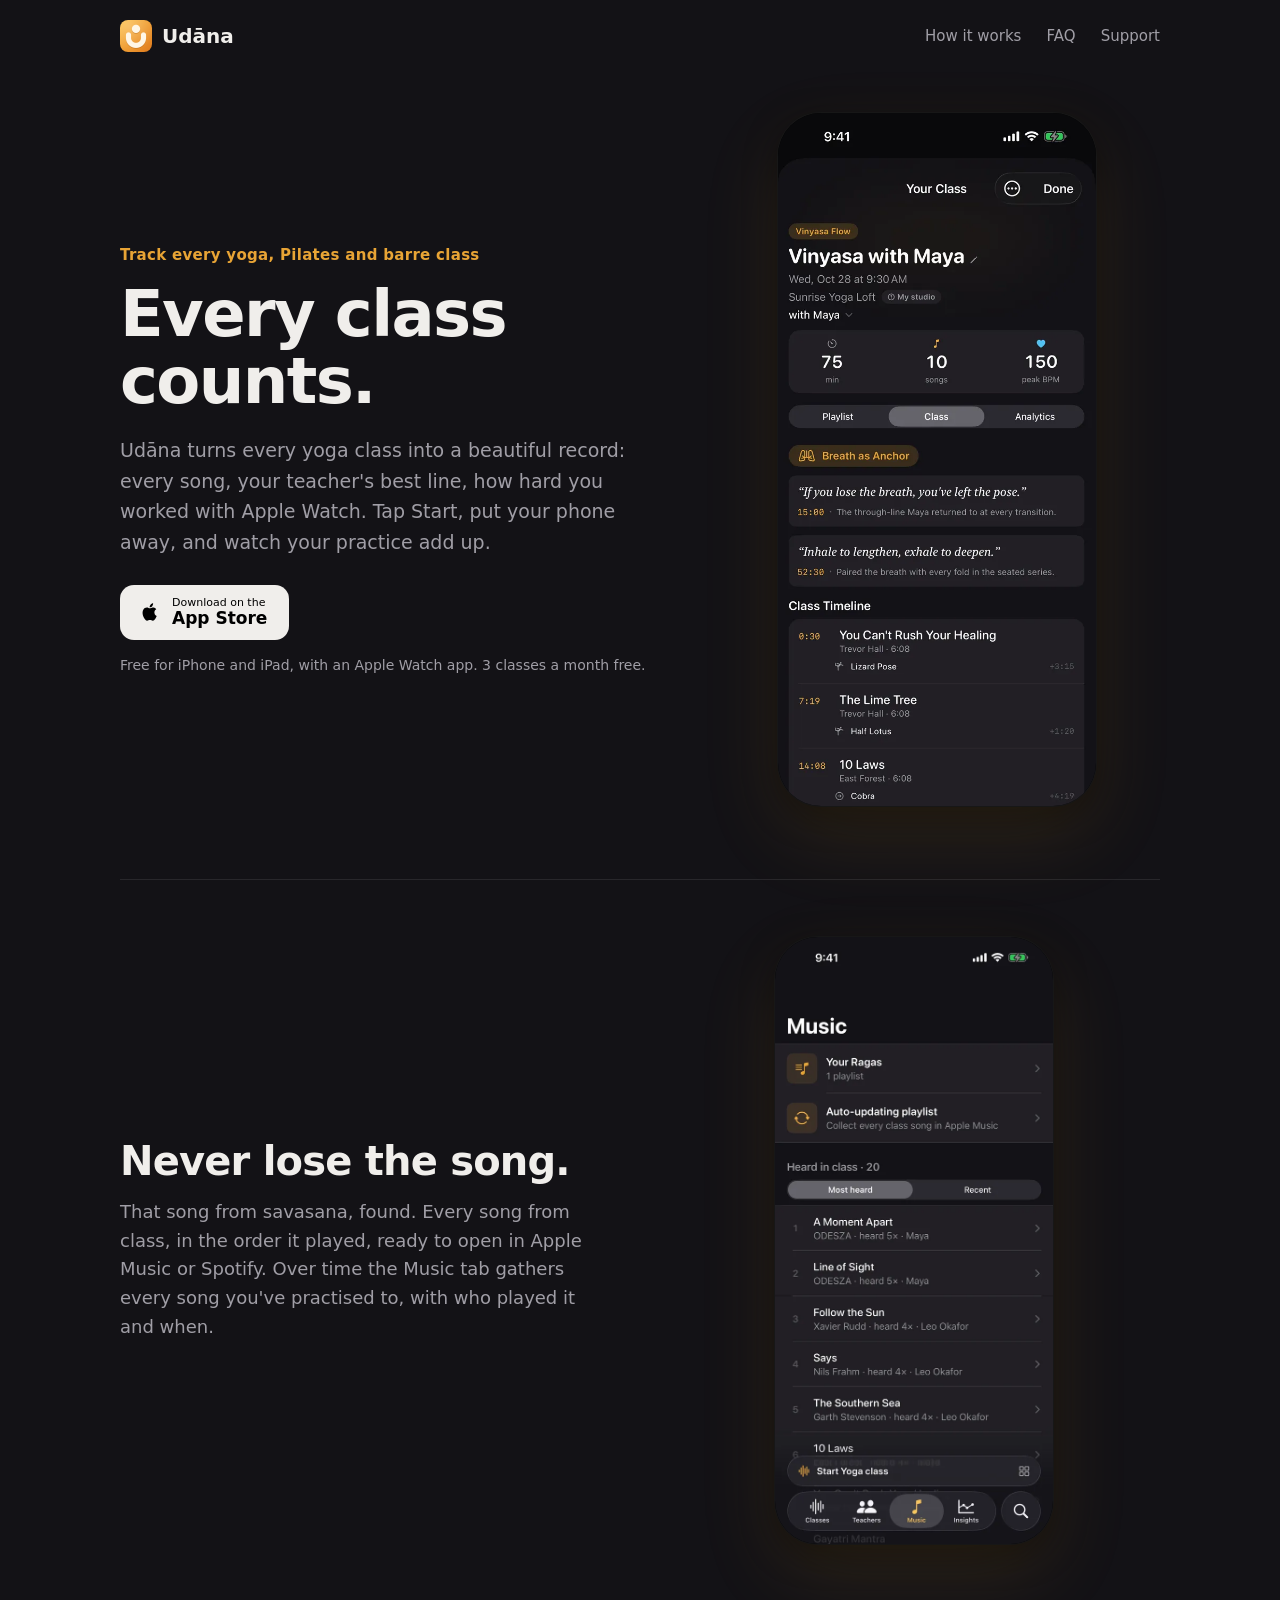
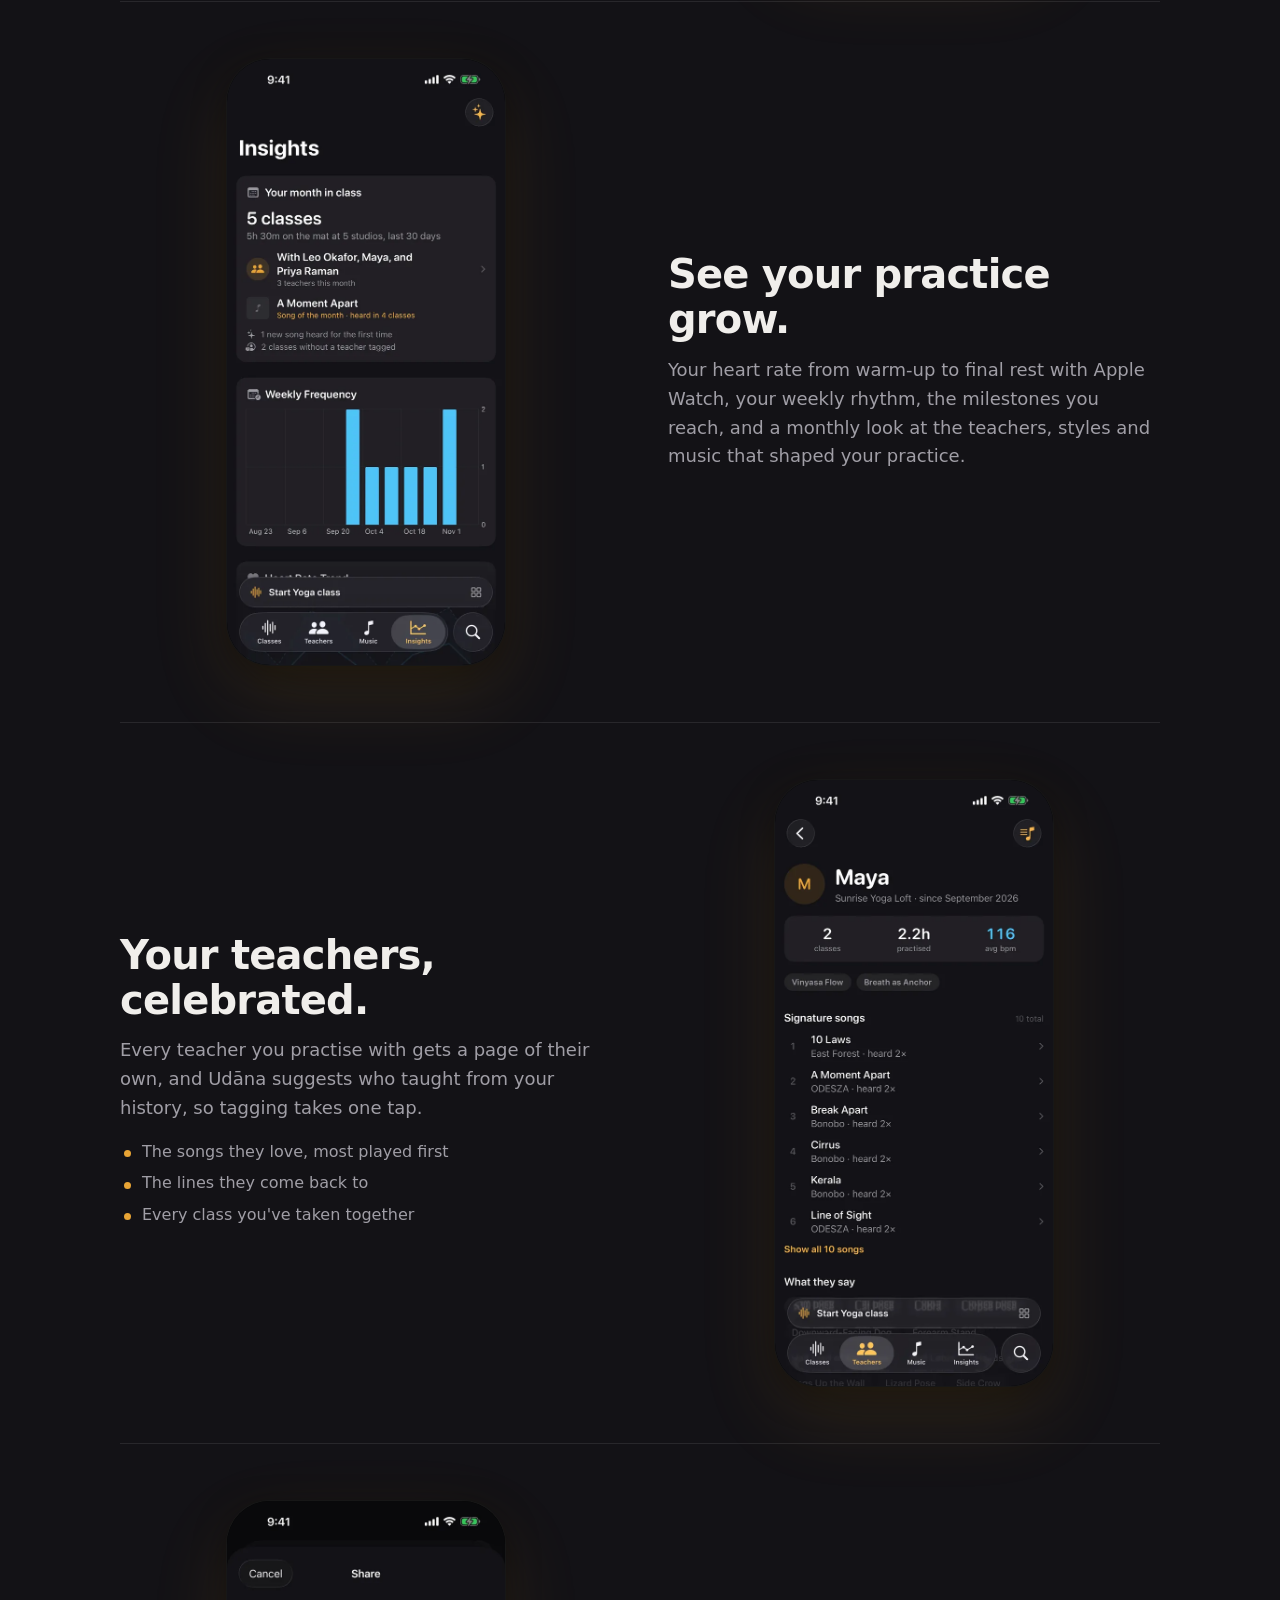
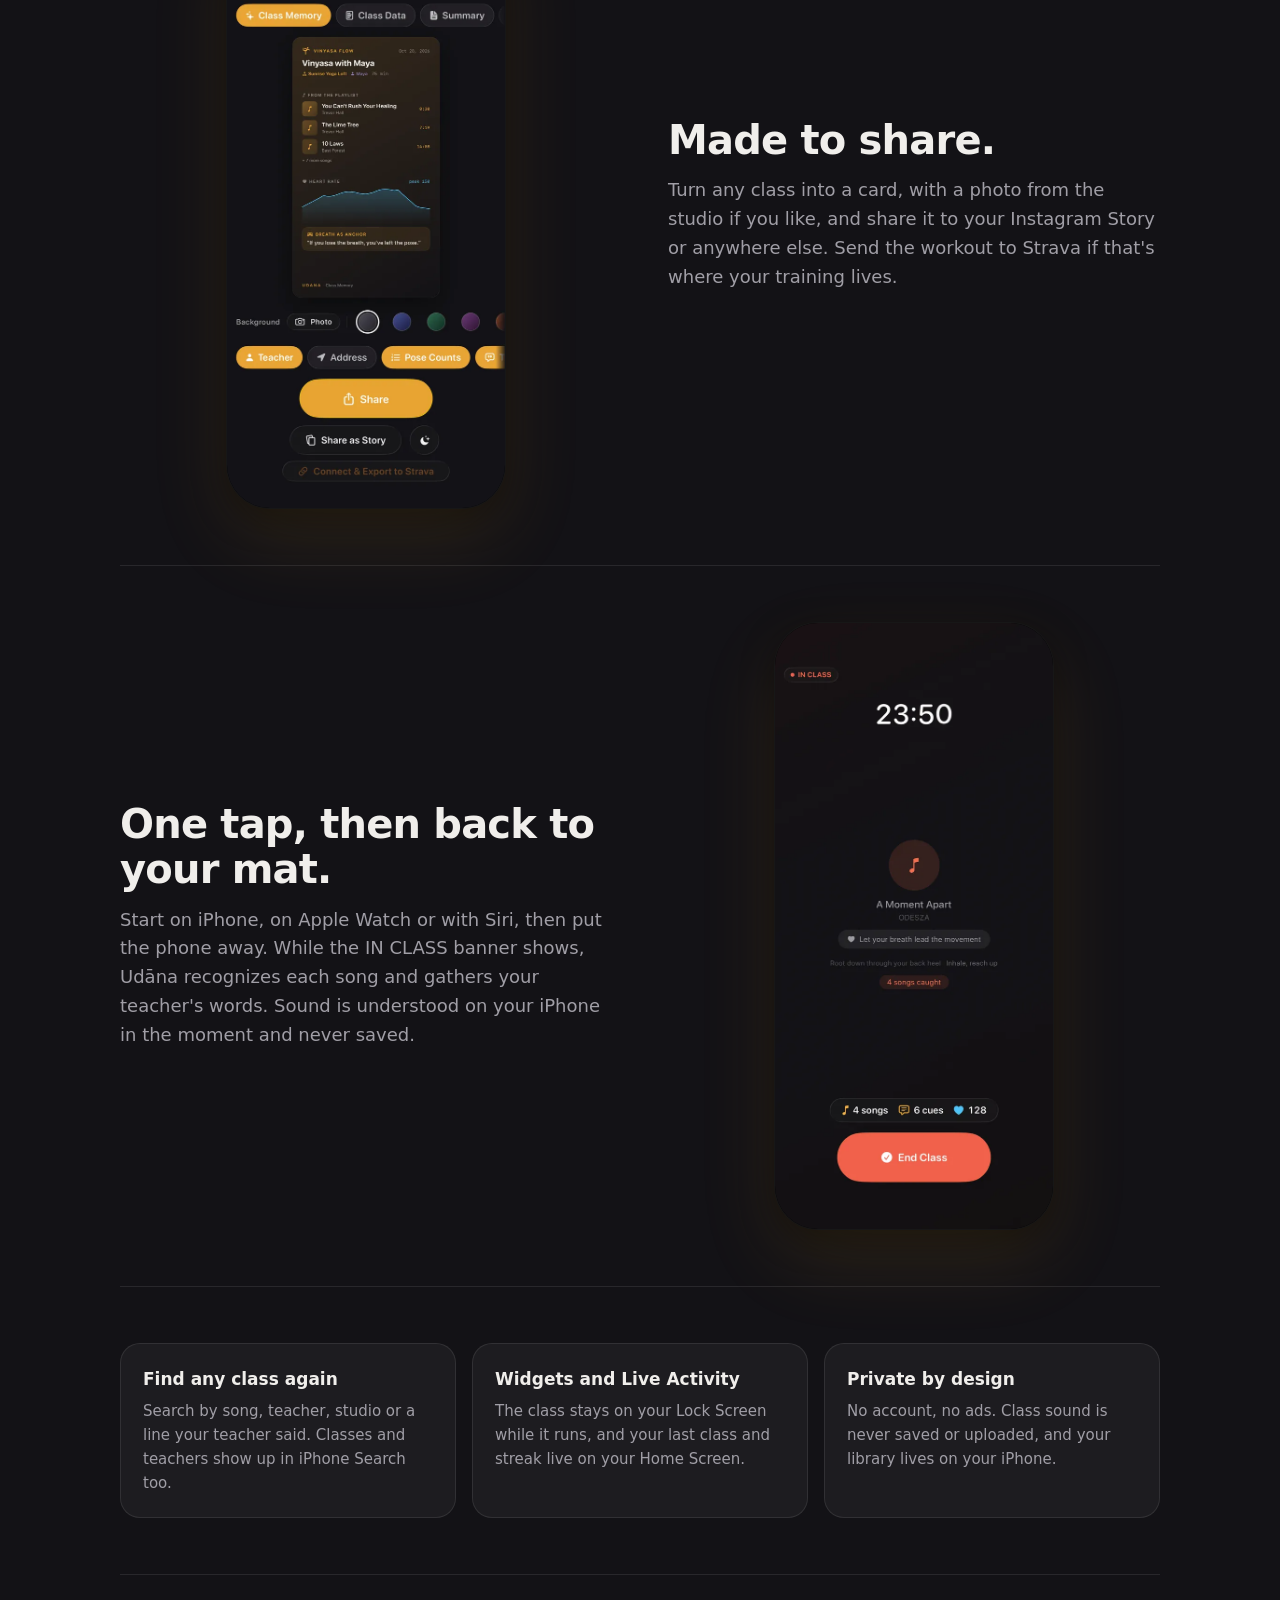
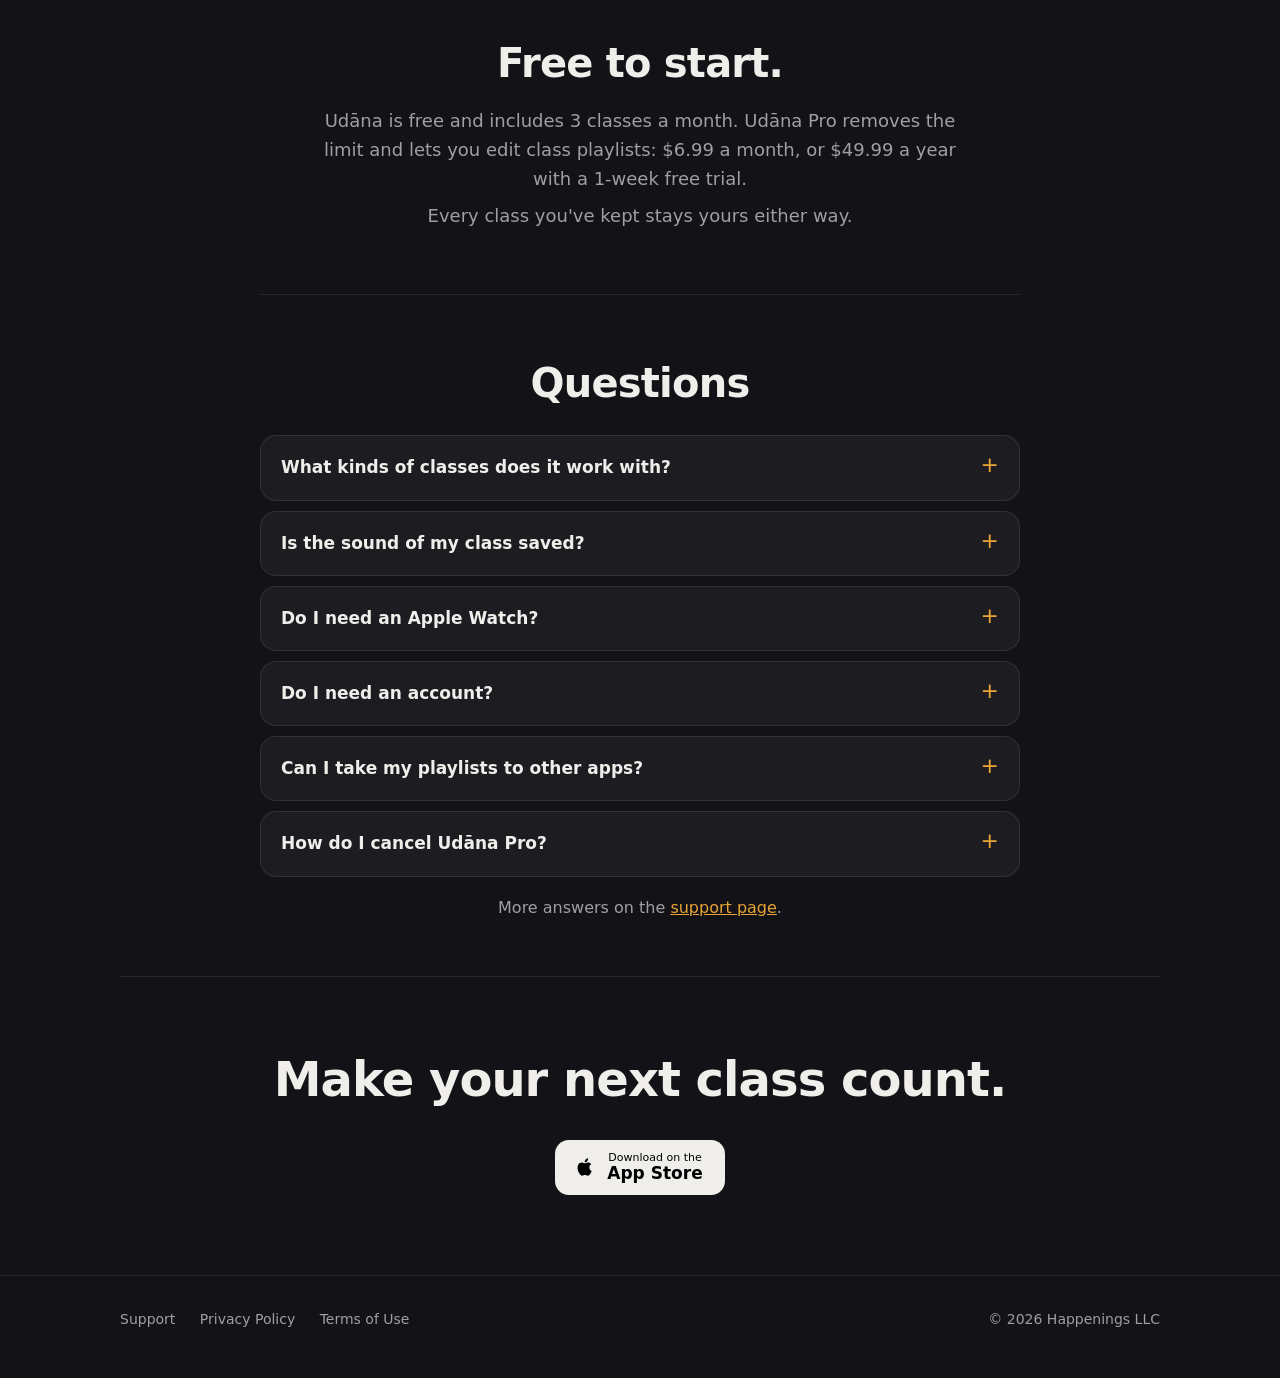
<file: index.html>
<!DOCTYPE html>
<html lang="en">
<head>
    <meta charset="UTF-8">
    <meta name="viewport" content="width=device-width, initial-scale=1.0, viewport-fit=cover">
    <title>Udāna: every yoga class counts | Track yoga, Pilates and barre classes</title>
    <meta name="description" content="Every class counts. Udāna turns each yoga class into a record you're proud of: every song, your teacher's best line and your heart rate with Apple Watch. Free for iPhone, iPad and Apple Watch.">
    <link rel="canonical" href="https://jakeintech.github.io/udana-site/">
    <meta name="theme-color" content="#131216">
    <meta name="color-scheme" content="dark">

    <!-- Smart App Banner (Safari on iOS shows it once the app is live) -->
    <meta name="apple-itunes-app" content="app-id=6762299975">

    <!-- Open Graph / social -->
    <meta property="og:type" content="website">
    <meta property="og:site_name" content="Udāna">
    <meta property="og:title" content="Udāna: every yoga class counts">
    <meta property="og:description" content="Every song, your teacher's best line, how hard you worked. Watch your practice add up.">
    <meta property="og:url" content="https://jakeintech.github.io/udana-site/">
    <meta property="og:image" content="https://jakeintech.github.io/udana-site/assets/og-image.png">
    <meta property="og:image:width" content="1200">
    <meta property="og:image:height" content="630">
    <meta property="og:image:alt" content="Udāna class review with the class stats, a teacher’s line and the playlist">
    <meta name="twitter:card" content="summary_large_image">

    <link rel="icon" type="image/png" href="assets/favicon.png">
    <link rel="apple-touch-icon" href="assets/apple-touch-icon.png">
    <link rel="preload" as="image" href="assets/review.webp" type="image/webp">

    <script type="application/ld+json">
    {
      "@context": "https://schema.org",
      "@type": "SoftwareApplication",
      "name": "Udāna",
      "operatingSystem": "iOS",
      "applicationCategory": "HealthApplication",
      "description": "Every class counts. Udāna turns each yoga class into a record you're proud of: every song, your teacher's best line and your heart rate.",
      "offers": { "@type": "Offer", "price": "0", "priceCurrency": "USD" },
      "url": "https://apps.apple.com/app/id6762299975"
    }
    </script>

    <style>
        :root {
            --bg: #131216;
            --surface: rgba(255, 255, 255, 0.045);
            --border: rgba(255, 255, 255, 0.09);
            --text: #F0EEEB;
            --muted: #A09EA6;
            --accent: #E8A435;
            --accent-ink: #1A1408;
            --radius: 20px;
        }
        * { box-sizing: border-box; margin: 0; padding: 0; }
        html { -webkit-text-size-adjust: 100%; }
        body {
            font-family: -apple-system, BlinkMacSystemFont, "SF Pro Text", system-ui, sans-serif;
            background: var(--bg);
            color: var(--text);
            line-height: 1.6;
        }
        h1, h2, h3, .brand { font-family: ui-rounded, "SF Pro Rounded", -apple-system, system-ui, sans-serif; }
        a { color: var(--accent); }
        .wrap { max-width: 1080px; margin: 0 auto; padding: 0 20px; }

        /* Nav */
        nav { display: flex; align-items: center; justify-content: space-between; padding: 20px 0; }
        .brand { display: flex; align-items: center; gap: 10px; font-weight: 700; font-size: 20px; color: var(--text); text-decoration: none; }
        .brand img { width: 32px; height: 32px; border-radius: 8px; }
        nav .links a { color: var(--muted); text-decoration: none; font-size: 15px; margin-left: 20px; }
        nav .links a:hover { color: var(--text); }

        /* Hero */
        .hero {
            display: grid; grid-template-columns: 1.1fr 0.9fr; gap: 48px; align-items: center;
            padding: 40px 0 72px;
        }
        .eyebrow { color: var(--accent); font-weight: 600; font-size: 15px; letter-spacing: 0.02em; margin-bottom: 14px; }
        .hero h1 { font-size: clamp(40px, 6vw, 64px); line-height: 1.05; letter-spacing: -0.025em; margin-bottom: 20px; }
        .hero p.lede { font-size: 19px; color: var(--muted); max-width: 34em; margin-bottom: 28px; }
        .appstore {
            display: inline-flex; align-items: center; gap: 10px;
            background: var(--text); color: #000; text-decoration: none;
            padding: 12px 22px 12px 18px; border-radius: 14px; font-weight: 600; font-size: 17px;
            transition: transform 0.15s ease;
        }
        .appstore:hover { transform: translateY(-1px); }
        .appstore svg { width: 24px; height: 24px; }
        .appstore small { display: block; font-size: 11px; font-weight: 500; line-height: 1.1; }
        .appstore span { line-height: 1.1; }
        .fine { color: var(--muted); font-size: 14px; margin-top: 14px; }

        .phone {
            justify-self: center; width: min(320px, 80vw); aspect-ratio: 1320 / 2868;
            border-radius: 44px; overflow: hidden; border: 1px solid var(--border);
            box-shadow: 0 30px 80px rgba(232, 164, 53, 0.12), 0 10px 30px rgba(0,0,0,0.5);
            background: #000;
        }
        .phone img { width: 100%; height: 100%; display: block; object-fit: cover; }

        /* Benefits */
        .benefit {
            display: grid; grid-template-columns: 1fr 1fr; gap: 56px; align-items: center;
            padding: 56px 0; border-top: 1px solid var(--border);
        }
        .benefit:nth-of-type(even) .copy { order: 2; }
        .benefit h2 { font-size: clamp(28px, 4vw, 40px); line-height: 1.12; letter-spacing: -0.02em; margin-bottom: 14px; }
        .benefit p { color: var(--muted); font-size: 18px; max-width: 30em; }
        .benefit ul { list-style: none; margin-top: 16px; color: var(--muted); }
        .benefit li { padding-left: 22px; position: relative; margin-bottom: 6px; }
        .benefit li::before { content: ""; position: absolute; left: 4px; top: 0.7em; width: 7px; height: 7px; border-radius: 50%; background: var(--accent); }
        .benefit .phone { width: min(280px, 72vw); }

        /* Also */
        .also { display: grid; grid-template-columns: repeat(3, 1fr); gap: 16px; padding: 56px 0; border-top: 1px solid var(--border); }
        .card { background: var(--surface); border: 1px solid var(--border); border-radius: var(--radius); padding: 22px; }
        .card h3 { font-size: 17px; margin-bottom: 6px; }
        .card p { color: var(--muted); font-size: 15px; }

        /* Pricing */
        .pricing { padding: 56px 0; border-top: 1px solid var(--border); text-align: center; }
        .pricing h2 { font-size: clamp(28px, 4vw, 40px); letter-spacing: -0.02em; margin-bottom: 12px; }
        .pricing p { color: var(--muted); font-size: 18px; max-width: 36em; margin: 0 auto 8px; }

        /* FAQ */
        .faq { padding: 56px 0; border-top: 1px solid var(--border); max-width: 760px; margin: 0 auto; }
        .faq h2 { font-size: clamp(28px, 4vw, 40px); letter-spacing: -0.02em; margin-bottom: 20px; text-align: center; }
        details { background: var(--surface); border: 1px solid var(--border); border-radius: 16px; padding: 18px 20px; margin-bottom: 10px; }
        summary { cursor: pointer; font-weight: 600; font-size: 17px; list-style: none; display: flex; justify-content: space-between; gap: 16px; }
        summary::-webkit-details-marker { display: none; }
        summary::after { content: "+"; color: var(--accent); font-weight: 400; font-size: 22px; line-height: 1; }
        details[open] summary::after { content: "–"; }
        details p { color: var(--muted); margin-top: 10px; }

        .final { text-align: center; padding: 64px 0 80px; border-top: 1px solid var(--border); }
        .final h2 { font-size: clamp(30px, 5vw, 48px); letter-spacing: -0.02em; margin-bottom: 22px; }

        footer { border-top: 1px solid var(--border); padding: 32px 0 48px; color: var(--muted); font-size: 14px; }
        footer .wrap { display: flex; flex-wrap: wrap; justify-content: space-between; gap: 16px; }
        footer a { color: var(--muted); text-decoration: none; margin-right: 20px; }
        footer a:hover { color: var(--text); }

        @media (max-width: 800px) {
            nav .links a:not(.keep) { display: none; }
            .hero, .benefit { grid-template-columns: 1fr; gap: 32px; text-align: left; }
            .hero { padding-top: 16px; }
            .benefit:nth-of-type(even) .copy { order: 0; }
            .also { grid-template-columns: 1fr; }
        }
        @media (prefers-reduced-motion: reduce) { .appstore { transition: none; } }
    </style>
</head>
<body>
    <div class="wrap">
        <nav>
            <a class="brand" href="./"><img src="assets/icon.png" alt="" width="32" height="32">Udāna</a>
            <div class="links">
                <a href="#how">How it works</a>
                <a href="#faq">FAQ</a>
                <a class="keep" href="support.html">Support</a>
            </div>
        </nav>

        <header class="hero">
            <div>
                <p class="eyebrow">Track every yoga, Pilates and barre class</p>
                <h1>Every class counts.</h1>
                <p class="lede">Udāna turns every yoga class into a beautiful record: every song, your teacher's best line, how hard you worked with Apple Watch. Tap Start, put your phone away, and watch your practice add up.</p>
                <a class="appstore" href="https://apps.apple.com/app/id6762299975" aria-label="Download Udāna on the App Store">
                    <svg viewBox="0 0 24 24" aria-hidden="true"><path fill="currentColor" d="M16.37 12.6c-.02-2.2 1.8-3.26 1.88-3.31-1.03-1.5-2.62-1.7-3.18-1.73-1.35-.14-2.64.8-3.32.8-.69 0-1.74-.78-2.86-.76-1.47.02-2.83.86-3.59 2.17-1.53 2.65-.39 6.58 1.1 8.73.73 1.05 1.6 2.23 2.73 2.19 1.1-.04 1.51-.71 2.84-.71 1.32 0 1.7.71 2.86.69 1.18-.02 1.93-1.07 2.65-2.13.84-1.22 1.18-2.4 1.2-2.46-.03-.01-2.3-.88-2.31-3.48zM14.2 6.13c.6-.73 1.01-1.75.9-2.76-.87.04-1.92.58-2.54 1.31-.56.65-1.05 1.68-.92 2.67.97.08 1.96-.49 2.56-1.22z"/></svg>
                    <span><small>Download on the</small>App Store</span>
                </a>
                <p class="fine">Free for iPhone and iPad, with an Apple Watch app. 3 classes a month free.</p>
            </div>
            <div class="phone"><img src="assets/review.webp" width="600" height="1304" alt="A class review in Udāna: the class stats, a quote from the teacher, and the songs in the order they played"></div>
        </header>
    </div>

    <main class="wrap" id="how">
        <section class="benefit">
            <div class="copy">
                <h2>Never lose the song.</h2>
                <p>That song from savasana, found. Every song from class, in the order it played, ready to open in Apple Music or Spotify. Over time the Music tab gathers every song you've practised to, with who played it and when.</p>
            </div>
            <div class="phone"><img src="assets/music.webp" width="600" height="1304" loading="lazy" alt="The Music tab listing songs heard in class, most heard first"></div>
        </section>

        <section class="benefit">
            <div class="copy">
                <h2>See your practice grow.</h2>
                <p>Your heart rate from warm-up to final rest with Apple Watch, your weekly rhythm, the milestones you reach, and a monthly look at the teachers, styles and music that shaped your practice.</p>
            </div>
            <div class="phone"><img src="assets/insights.webp" width="600" height="1304" loading="lazy" alt="Insights showing a month of practice"></div>
        </section>

        <section class="benefit">
            <div class="copy">
                <h2>Your teachers, celebrated.</h2>
                <p>Every teacher you practise with gets a page of their own, and Udāna suggests who taught from your history, so tagging takes one tap.</p>
                <ul>
                    <li>The songs they love, most played first</li>
                    <li>The lines they come back to</li>
                    <li>Every class you've taken together</li>
                </ul>
            </div>
            <div class="phone"><img src="assets/teacher.webp" width="600" height="1304" loading="lazy" alt="A teacher page showing classes together, hours practised and signature songs"></div>
        </section>

        <section class="benefit">
            <div class="copy">
                <h2>Made to share.</h2>
                <p>Turn any class into a card, with a photo from the studio if you like, and share it to your Instagram Story or anywhere else. Send the workout to Strava if that's where your training lives.</p>
            </div>
            <div class="phone"><img src="assets/share.webp" width="600" height="1304" loading="lazy" alt="The share screen with a class card showing the playlist, heart rate and the teacher's theme"></div>
        </section>

        <section class="benefit">
            <div class="copy">
                <h2>One tap, then back to your mat.</h2>
                <p>Start on iPhone, on Apple Watch or with Siri, then put the phone away. While the IN CLASS banner shows, Udāna recognizes each song and gathers your teacher's words. Sound is understood on your iPhone in the moment and never saved.</p>
            </div>
            <div class="phone"><img src="assets/live.webp" width="600" height="1304" loading="lazy" alt="The IN CLASS screen with the class timer and the song that's playing"></div>
        </section>

        <section class="also" aria-label="More features">
            <div class="card"><h3>Find any class again</h3><p>Search by song, teacher, studio or a line your teacher said. Classes and teachers show up in iPhone Search too.</p></div>
            <div class="card"><h3>Widgets and Live Activity</h3><p>The class stays on your Lock Screen while it runs, and your last class and streak live on your Home Screen.</p></div>
            <div class="card"><h3>Private by design</h3><p>No account, no ads. Class sound is never saved or uploaded, and your library lives on your iPhone.</p></div>
        </section>

        <section class="pricing" id="pricing">
            <h2>Free to start.</h2>
            <p>Udāna is free and includes 3 classes a month. Udāna Pro removes the limit and lets you edit class playlists: $6.99 a month, or $49.99 a year with a 1-week free trial.</p>
            <p>Every class you've kept stays yours either way.</p>
        </section>

        <section class="faq" id="faq">
            <h2>Questions</h2>
            <details><summary>What kinds of classes does it work with?</summary><p>Any class with music and a teacher: vinyasa, hot yoga, yin, Pilates, barre, spin and HIIT. Udāna is made yoga-first, so class types, poses and themes speak that language.</p></details>
            <details><summary>Is the sound of my class saved?</summary><p>No. During class, Udāna uses the microphone to recognize each song and gather your teacher's words. Sound is understood on your iPhone in the moment, then let go. It's never saved or uploaded.</p></details>
            <details><summary>Do I need an Apple Watch?</summary><p>No. Everything works on iPhone alone. With Apple Watch you also get your heart rate through the class and can start and end class from your wrist.</p></details>
            <details><summary>Do I need an account?</summary><p>No. There's no sign-up and no server holding your classes. Your library lives on your iPhone.</p></details>
            <details><summary>Can I take my playlists to other apps?</summary><p>Yes. Open any song in Apple Music or Spotify, save a class playlist to either, or send the workout to Strava. Udāna sends only what you choose, straight from your iPhone.</p></details>
            <details><summary>How do I cancel Udāna Pro?</summary><p>Open Settings on your iPhone, tap your name, then Subscriptions, and choose Udāna Pro. Cancel a free trial at least 24 hours before it ends and you won't be charged.</p></details>
            <p style="text-align:center;color:var(--muted);margin-top:18px">More answers on the <a href="support.html">support page</a>.</p>
        </section>

        <section class="final">
            <h2>Make your next class count.</h2>
            <a class="appstore" href="https://apps.apple.com/app/id6762299975" aria-label="Download Udāna on the App Store">
                <svg viewBox="0 0 24 24" aria-hidden="true"><path fill="currentColor" d="M16.37 12.6c-.02-2.2 1.8-3.26 1.88-3.31-1.03-1.5-2.62-1.7-3.18-1.73-1.35-.14-2.64.8-3.32.8-.69 0-1.74-.78-2.86-.76-1.47.02-2.83.86-3.59 2.17-1.53 2.65-.39 6.58 1.1 8.73.73 1.05 1.6 2.23 2.73 2.19 1.1-.04 1.51-.71 2.84-.71 1.32 0 1.7.71 2.86.69 1.18-.02 1.93-1.07 2.65-2.13.84-1.22 1.18-2.4 1.2-2.46-.03-.01-2.3-.88-2.31-3.48zM14.2 6.13c.6-.73 1.01-1.75.9-2.76-.87.04-1.92.58-2.54 1.31-.56.65-1.05 1.68-.92 2.67.97.08 1.96-.49 2.56-1.22z"/></svg>
                <span><small>Download on the</small>App Store</span>
            </a>
        </section>
    </main>

    <footer>
        <div class="wrap">
            <div>
                <a href="support.html">Support</a>
                <a href="privacy-policy.html">Privacy Policy</a>
                <a href="terms-of-service.html">Terms of Use</a>
            </div>
            <div>&copy; 2026 Happenings LLC</div>
        </div>
    </footer>
</body>
</html>
</file>
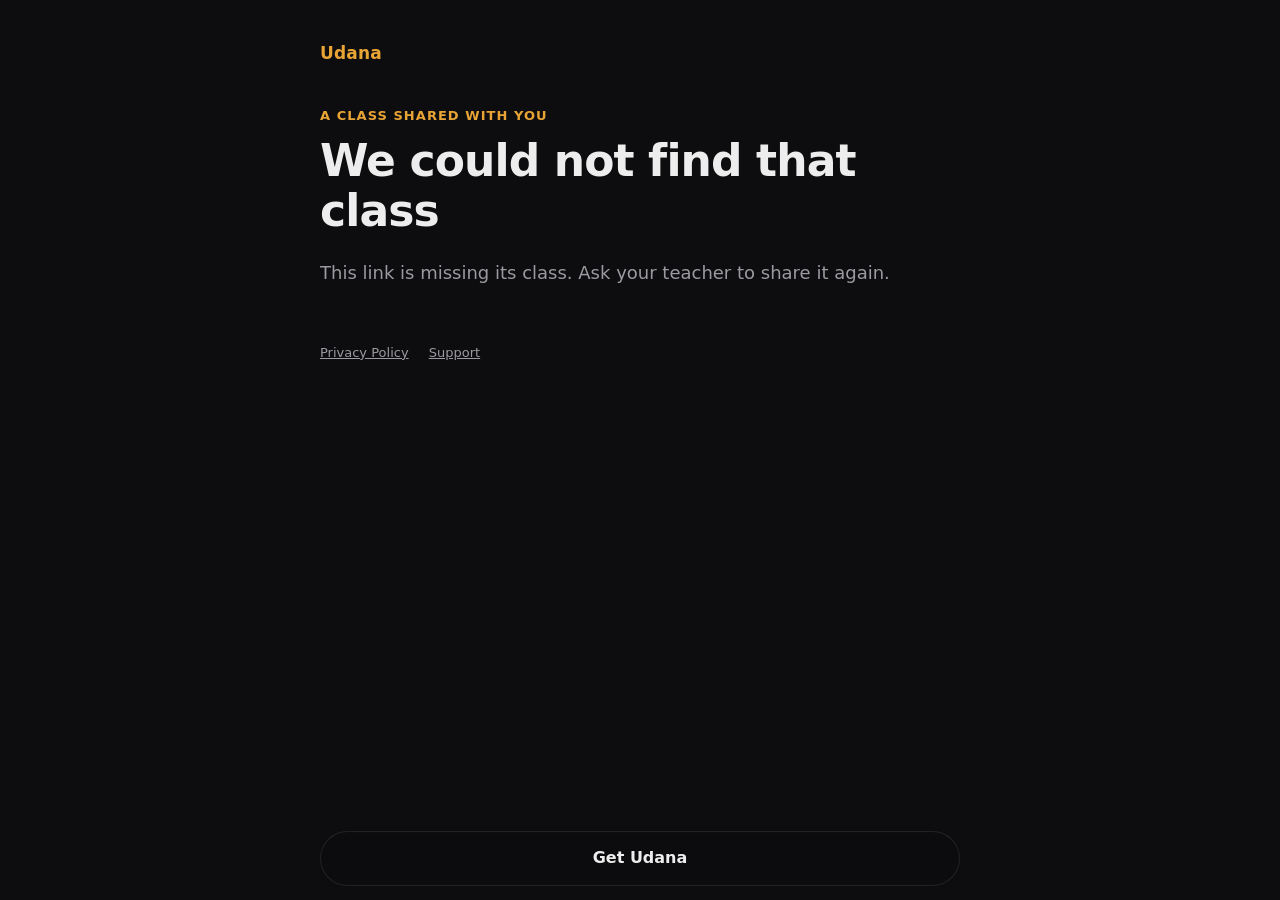
<file: class.html>
<!DOCTYPE html>
<html lang="en">
<head>
    <meta charset="UTF-8">
    <meta name="viewport" content="width=device-width, initial-scale=1.0">
    <title>A class shared with you — Udana</title>
    <meta name="description" content="Your teacher shared a class with you: the soundtrack, the sequence and the intention behind it. Keep it in Udana, free.">
    <meta name="robots" content="noindex">
    <meta name="referrer" content="no-referrer">
    <meta name="theme-color" content="#0D0D0F">
    <style>
        * { box-sizing: border-box; margin: 0; padding: 0; }
        :root {
            --bg: #0D0D0F;
            --surface: rgba(255, 255, 255, 0.04);
            --line: rgba(255, 255, 255, 0.09);
            --text: #EDEDED;
            --muted: #9A9AA0;
            --saffron: #E8A435;
            --amber: #FFB340;
        }
        html { -webkit-text-size-adjust: 100%; }
        body {
            font-family: ui-rounded, -apple-system, BlinkMacSystemFont, "SF Pro Rounded", "SF Pro Text", system-ui, sans-serif;
            background: var(--bg);
            color: var(--text);
            line-height: 1.55;
            min-height: 100vh;
            padding: 40px 16px 120px;
        }
        .container { max-width: 640px; margin: 0 auto; }
        .brand {
            display: inline-block;
            color: var(--saffron);
            font-weight: 700;
            font-size: 17px;
            letter-spacing: 0.01em;
            text-decoration: none;
            margin-bottom: 40px;
        }
        .eyebrow {
            color: var(--saffron);
            font-size: 13px;
            font-weight: 600;
            letter-spacing: 0.08em;
            text-transform: uppercase;
            margin-bottom: 10px;
        }
        h1 {
            font-size: clamp(32px, 8vw, 44px);
            font-weight: 700;
            letter-spacing: -0.02em;
            line-height: 1.12;
            overflow-wrap: anywhere;
        }
        .facts {
            color: var(--muted);
            font-size: 16px;
            margin-top: 12px;
        }
        .intention {
            margin-top: 28px;
            padding-left: 18px;
            border-left: 3px solid var(--saffron);
            font-size: 20px;
            line-height: 1.5;
            overflow-wrap: anywhere;
            white-space: pre-line;
        }
        section { margin-top: 44px; }
        h2 {
            font-size: 13px;
            font-weight: 600;
            letter-spacing: 0.08em;
            text-transform: uppercase;
            color: var(--muted);
            margin-bottom: 14px;
        }
        h2 .count { font-variant-numeric: tabular-nums; text-transform: none; letter-spacing: 0; font-weight: 400; }
        .card {
            background: var(--surface);
            border: 1px solid var(--line);
            border-radius: 18px;
            overflow: hidden;
        }
        ol, ul { list-style: none; }
        .row {
            display: flex;
            align-items: baseline;
            gap: 14px;
            padding: 13px 16px;
            border-top: 1px solid var(--line);
        }
        .row:first-child { border-top: 0; }
        .row .index {
            flex: 0 0 22px;
            color: var(--muted);
            font-size: 13px;
            font-variant-numeric: tabular-nums;
            font-family: ui-monospace, "SF Mono", Menlo, monospace;
        }
        .row .main { flex: 1 1 auto; min-width: 0; overflow-wrap: anywhere; }
        .row .title { font-size: 16px; font-weight: 600; }
        .row .sub { font-size: 14px; color: var(--muted); }
        .row .cue { font-size: 14px; color: var(--text); opacity: 0.85; font-style: italic; margin-top: 2px; }
        .row .side {
            flex: 0 0 auto;
            color: var(--muted);
            font-size: 13px;
            font-variant-numeric: tabular-nums;
            font-family: ui-monospace, "SF Mono", Menlo, monospace;
            white-space: nowrap;
        }
        .songs .index { color: var(--amber); }
        .songs a.title { color: var(--text); text-decoration: none; }
        .songs a.title:hover, .songs a.title:focus-visible { color: var(--amber); text-decoration: underline; }
        .phase {
            padding: 16px 16px 6px;
            font-size: 13px;
            font-weight: 600;
            color: var(--saffron);
            border-top: 1px solid var(--line);
        }
        .phase:first-child { border-top: 0; }
        .phase + .row { border-top: 0; }
        .reading {
            font-size: 17px;
            line-height: 1.7;
            white-space: pre-line;
            overflow-wrap: anywhere;
            color: var(--text);
            opacity: 0.92;
        }
        .note { color: var(--muted); font-size: 14px; margin-top: 28px; }
        .message { margin-top: 24px; font-size: 18px; color: var(--muted); }
        .bar {
            position: fixed;
            left: 0; right: 0; bottom: 0;
            padding: 14px 16px calc(14px + env(safe-area-inset-bottom));
            background: linear-gradient(to bottom, rgba(13, 13, 15, 0), rgba(13, 13, 15, 0.94) 38%);
        }
        .bar-inner {
            max-width: 640px;
            margin: 0 auto;
            display: flex;
            gap: 10px;
        }
        .button {
            flex: 2 1 0;
            display: inline-block;
            white-space: nowrap;
            text-align: center;
            padding: 14px 14px;
            border-radius: 999px;
            font-size: 16px;
            font-weight: 600;
            text-decoration: none;
        }
        .button.primary { background: var(--saffron); color: #17120A; }
        .button.quiet { flex: 1 1 0; border: 1px solid var(--line); color: var(--text); background: rgba(13, 13, 15, 0.8); }
        .button:focus-visible, a:focus-visible { outline: 2px solid var(--saffron); outline-offset: 3px; }
        footer { margin-top: 56px; color: var(--muted); font-size: 13px; }
        footer a { color: var(--muted); margin-right: 16px; }
        @media (max-width: 359px) {
            .bar-inner { flex-wrap: wrap; }
            .button { flex-basis: 100%; }
        }
        [hidden] { display: none !important; }
        @media (prefers-reduced-motion: no-preference) {
            #class { animation: rise 0.35s ease-out both; }
            @keyframes rise { from { opacity: 0; transform: translateY(8px); } to { opacity: 1; transform: none; } }
        }
    </style>
</head>
<body>
    <div class="container">
        <a class="brand" href="index.html">Udana</a>

        <main>
            <div id="loading" class="message" aria-live="polite">Opening your class…</div>

            <article id="class" hidden>
                <p class="eyebrow" id="eyebrow">A class shared with you</p>
                <h1 id="title"></h1>
                <p class="facts" id="facts"></p>
                <p class="intention" id="intention" hidden></p>

                <section id="songs-section" hidden>
                    <h2>The soundtrack <span class="count" id="songs-count"></span></h2>
                    <ol class="card songs" id="songs"></ol>
                </section>

                <section id="sequence-section" hidden>
                    <h2>The sequence <span class="count" id="sequence-count"></span></h2>
                    <ol class="card" id="sequence"></ol>
                </section>

                <section id="reading-section" hidden>
                    <h2>The reading</h2>
                    <p class="reading" id="reading"></p>
                </section>

                <p class="note">Open this in Udana and it settles into your memory of that class, beside the songs and how your body moved. Always free for students.</p>
            </article>

            <div id="fallback" hidden>
                <p class="eyebrow">A class shared with you</p>
                <h1 id="fallback-title">Your teacher shared a class</h1>
                <p class="message" id="fallback-text"></p>
            </div>
        </main>

        <footer>
            <a href="privacy-policy.html">Privacy Policy</a>
            <a href="support.html">Support</a>
            <p id="travels" style="margin-top: 10px;" hidden>This class travels inside the link itself. Nothing about it is kept on our servers.</p>
        </footer>
    </div>

    <div class="bar" id="bar" hidden>
        <div class="bar-inner">
            <a class="button primary" id="open" href="#">Keep this class in Udana</a>
            <a class="button quiet" id="store" href="https://apps.apple.com/app/id6762299975">Get Udana</a>
        </div>
    </div>

    <script>
    (function () {
        'use strict';

        // Mirrors ClassShareCodec in the app: compact JSON, raw DEFLATE, base64url.
        var MAX_PAYLOAD_CHARACTERS = 24000;
        var MAX_DECODED_BYTES = 512000;
        var CURRENT_VERSION = 1;
        var CODE_PATTERN = /^[abcdefghjkmnpqrstuvwxyz23456789]{10}$/;

        var PHASES = {
            centering: 'Centering', warmUp: 'Warm-up', sunSalutations: 'Sun salutations',
            standing: 'Standing', peak: 'Peak', coolDown: 'Cool-down', savasana: 'Savasana'
        };
        var STYLES = {
            vinyasa: 'Vinyasa', hatha: 'Hatha', ashtanga: 'Ashtanga', yin: 'Yin', hot26: 'Hot 26',
            power: 'Power', sculpt: 'Sculpt', restorative: 'Restorative', kundalini: 'Kundalini',
            prenatal: 'Prenatal', aerial: 'Aerial', iyengar: 'Iyengar', rocket: 'Rocket'
        };
        var THEMES = {
            surrender: 'Surrender', strength: 'Strength', grounding: 'Grounding', opening: 'Opening',
            balance: 'Balance', presence: 'Presence', gratitude: 'Gratitude', transition: 'Transition',
            grief: 'Grief', joy: 'Joy', selfCompassion: 'Self-compassion', courage: 'Courage',
            devotion: 'Devotion', intentionSetting: 'Setting an intention', community: 'Community',
            embodiment: 'Embodiment'
        };

        function $(id) { return document.getElementById(id); }
        function show(id) { $(id).hidden = false; }
        function el(tag, className, text) {
            var node = document.createElement(tag);
            if (className) { node.className = className; }
            if (text !== undefined) { node.textContent = text; }
            return node;
        }

        function text(value, limit) {
            if (typeof value !== 'string') { return ''; }
            var trimmed = value.trim();
            return trimmed.length > limit ? trimmed.slice(0, limit) : trimmed;
        }
        function whole(value, low, high, fallback) {
            var number = Math.round(Number(value));
            if (!isFinite(number)) { return fallback; }
            return Math.min(high, Math.max(low, number));
        }

        function bytesFromBase64URL(payload) {
            if (!/^[A-Za-z0-9_-]+$/.test(payload) || payload.length % 4 === 1) { return null; }
            var base64 = payload.replace(/-/g, '+').replace(/_/g, '/');
            while (base64.length % 4) { base64 += '='; }
            try {
                var binary = atob(base64);
                var bytes = new Uint8Array(binary.length);
                for (var i = 0; i < binary.length; i++) { bytes[i] = binary.charCodeAt(i); }
                return bytes;
            } catch (error) {
                return null;
            }
        }

        async function inflate(bytes) {
            var reader = new Blob([bytes]).stream()
                .pipeThrough(new DecompressionStream('deflate-raw'))
                .getReader();
            var chunks = [];
            var total = 0;
            for (;;) {
                var step = await reader.read();
                if (step.done) { break; }
                total += step.value.byteLength;
                if (total > MAX_DECODED_BYTES) {
                    await reader.cancel();
                    throw new Error('too large');
                }
                chunks.push(step.value);
            }
            var joined = new Uint8Array(total);
            var offset = 0;
            chunks.forEach(function (chunk) { joined.set(chunk, offset); offset += chunk.byteLength; });
            return new TextDecoder('utf-8', { fatal: true }).decode(joined);
        }

        // The link came from outside, so nothing in it is trusted: every field is
        // type-checked and clamped the way SharedClass.sanitized() does in the app.
        function sanitize(raw) {
            if (!raw || typeof raw !== 'object' || Array.isArray(raw)) { throw new Error('malformed'); }
            var poses = Array.isArray(raw.p) ? raw.p.slice(0, 300) : [];
            var songs = Array.isArray(raw.s) ? raw.s.slice(0, 100) : [];
            return {
                version: whole(raw.v, 0, 1000000, 1),
                title: text(raw.t, 120),
                teacher: text(raw.by, 80),
                style: text(raw.st, 40),
                minutes: whole(raw.m, 5, 300, 60),
                theme: text(raw.th, 40),
                intention: text(raw.in, 600),
                reading: text(raw.rd, 4000),
                poses: poses.filter(function (p) { return p && typeof p === 'object'; }).map(function (p) {
                    return {
                        id: text(p.i, 80),
                        name: text(p.n, 80),
                        phase: typeof p.p === 'string' && PHASES[p.p] ? p.p : null,
                        breaths: p.b === undefined || p.b === null ? null : whole(p.b, 1, 120, 5),
                        seconds: p.s === undefined || p.s === null ? null : whole(p.s, 0, 3600, 0),
                        sided: p.d === true,
                        rounds: whole(p.r, 1, 30, 1),
                        cue: text(p.c, 400)
                    };
                }),
                songs: songs.filter(function (s) { return s && typeof s === 'object'; }).map(function (s) {
                    var id = text(s.m, 40);
                    return {
                        title: text(s.t, 160),
                        artist: text(s.a, 160),
                        seconds: whole(s.s, 0, 7200, 0),
                        appleMusicID: /^[0-9]{1,20}$/.test(id) ? id : ''
                    };
                })
            };
        }

        function words(camel) {
            var spaced = camel.replace(/([a-z])([A-Z0-9])/g, '$1 $2').toLowerCase();
            return spaced.charAt(0).toUpperCase() + spaced.slice(1);
        }
        function poseName(pose) {
            if (pose.name) { return pose.name; }
            var slug = pose.id.replace(/^pose\./, '').replace(/[^a-z0-9-]/gi, '');
            if (!slug) { return 'Pose'; }
            return slug.split('-').filter(Boolean).map(function (part) {
                return part.charAt(0).toUpperCase() + part.slice(1);
            }).join(' ');
        }
        function clock(seconds) {
            var minutes = Math.floor(seconds / 60);
            var rest = seconds % 60;
            return minutes + ':' + (rest < 10 ? '0' : '') + rest;
        }
        function hold(pose) {
            var parts = [];
            if (pose.seconds !== null && pose.seconds > 0) {
                parts.push(pose.seconds >= 60
                    ? (pose.seconds % 60 === 0 ? (pose.seconds / 60) + ' min' : clock(pose.seconds))
                    : pose.seconds + ' sec');
            } else if (pose.breaths !== null) {
                parts.push(pose.breaths + (pose.breaths === 1 ? ' breath' : ' breaths'));
            }
            if (pose.rounds > 1) { parts.push('× ' + pose.rounds); }
            return parts.join(' ');
        }

        function render(shared, payload) {
            var title = shared.title || 'A class to remember';
            document.title = title + (shared.teacher ? ' with ' + shared.teacher : '') + ' — Udana';
            $('eyebrow').textContent = shared.teacher ? 'A class from ' + shared.teacher : 'A class shared with you';
            $('title').textContent = title;

            var facts = [];
            if (shared.style && shared.style !== 'unknownYoga') { facts.push(STYLES[shared.style] || words(shared.style)); }
            facts.push(shared.minutes + ' minutes');
            if (shared.theme) { facts.push('Theme: ' + (THEMES[shared.theme] || words(shared.theme))); }
            $('facts').textContent = facts.join(' · ');

            if (shared.intention) {
                $('intention').textContent = shared.intention;
                show('intention');
            }

            if (shared.songs.length) {
                var list = $('songs');
                var musicSeconds = 0;
                shared.songs.forEach(function (song, index) {
                    musicSeconds += song.seconds;
                    var row = el('li', 'row');
                    row.appendChild(el('span', 'index', String(index + 1)));
                    var main = el('div', 'main');
                    var name = song.title || 'Untitled';
                    if (song.appleMusicID) {
                        var link = el('a', 'title', name);
                        link.href = 'https://music.apple.com/song/' + song.appleMusicID;
                        link.rel = 'noopener noreferrer';
                        main.appendChild(link);
                    } else {
                        main.appendChild(el('div', 'title', name));
                    }
                    if (song.artist) { main.appendChild(el('div', 'sub', song.artist)); }
                    row.appendChild(main);
                    if (song.seconds > 0) { row.appendChild(el('span', 'side', clock(song.seconds))); }
                    list.appendChild(row);
                });
                var count = shared.songs.length + (shared.songs.length === 1 ? ' song' : ' songs');
                if (musicSeconds >= 60) { count += ', ' + Math.round(musicSeconds / 60) + ' min'; }
                $('songs-count').textContent = '· ' + count;
                show('songs-section');
            }

            if (shared.poses.length) {
                var sequence = $('sequence');
                var lastPhase;
                shared.poses.forEach(function (pose) {
                    if (pose.phase !== lastPhase && pose.phase) {
                        sequence.appendChild(el('li', 'phase', PHASES[pose.phase]));
                    }
                    lastPhase = pose.phase;
                    var row = el('li', 'row');
                    var main = el('div', 'main');
                    main.appendChild(el('div', 'title', poseName(pose)));
                    if (pose.sided) { main.appendChild(el('div', 'sub', 'Both sides')); }
                    if (pose.cue) { main.appendChild(el('div', 'cue', pose.cue)); }
                    row.appendChild(main);
                    var length = hold(pose);
                    if (length) { row.appendChild(el('span', 'side', length)); }
                    sequence.appendChild(row);
                });
                $('sequence-count').textContent = '· ' + shared.poses.length + (shared.poses.length === 1 ? ' pose' : ' poses');
                show('sequence-section');
            }

            if (shared.reading) {
                $('reading').textContent = shared.reading;
                show('reading-section');
            }

            $('open').href = 'udana://class#c=' + payload;
            $('loading').hidden = true;
            show('class');
            show('travels');
            show('bar');
        }

        function fallback(message, appLink, heading) {
            $('loading').hidden = true;
            if (heading) { $('fallback-title').textContent = heading; }
            $('fallback-text').textContent = message;
            show('fallback');
            if (appLink) {
                $('open').href = appLink;
                $('open').textContent = 'Open in Udana';
            } else {
                $('open').hidden = true;
            }
            show('bar');
        }

        async function start() {
            var params = new URLSearchParams(window.location.search);
            var fragment = window.location.hash.replace(/^#/, '');
            var payload = fragment.indexOf('c=') === 0 ? fragment.slice(2) : (params.get('c') || '');
            var code = (params.get('id') || '').toLowerCase();

            if (!payload) {
                if (CODE_PATTERN.test(code)) {
                    fallback('Open it in Udana to see the soundtrack, the sequence and the intention behind it. It settles into your memory of that class, free.',
                        'udana://class?id=' + code);
                } else {
                    fallback('This link is missing its class. Ask your teacher to share it again.', null, 'We could not find that class');
                }
                return;
            }

            var appLink = 'udana://class#c=' + payload;
            if (payload.length > MAX_PAYLOAD_CHARACTERS) {
                fallback('This link is not a class we can open. Ask your teacher to share it again.', null, 'We could not open that class');
                return;
            }
            var bytes = bytesFromBase64URL(payload);
            if (!bytes || !bytes.length) {
                fallback('This link looks incomplete. Ask your teacher to share it again.', null, 'We could not open that class');
                return;
            }
            if (typeof DecompressionStream === 'undefined') {
                fallback('Open it in Udana to see the soundtrack, the sequence and the intention behind it.', appLink);
                return;
            }
            try {
                var shared = sanitize(JSON.parse(await inflate(bytes)));
                if (shared.version > CURRENT_VERSION) {
                    fallback('This class was shared from a newer Udana. Open it in the app to see all of it.', appLink);
                    return;
                }
                render(shared, payload);
            } catch (error) {
                fallback('This link looks incomplete. Ask your teacher to share it again.', null, 'We could not open that class');
            }
        }

        start();
        window.addEventListener('hashchange', function () { window.location.reload(); });
    })();
    </script>
</body>
</html>
</file>
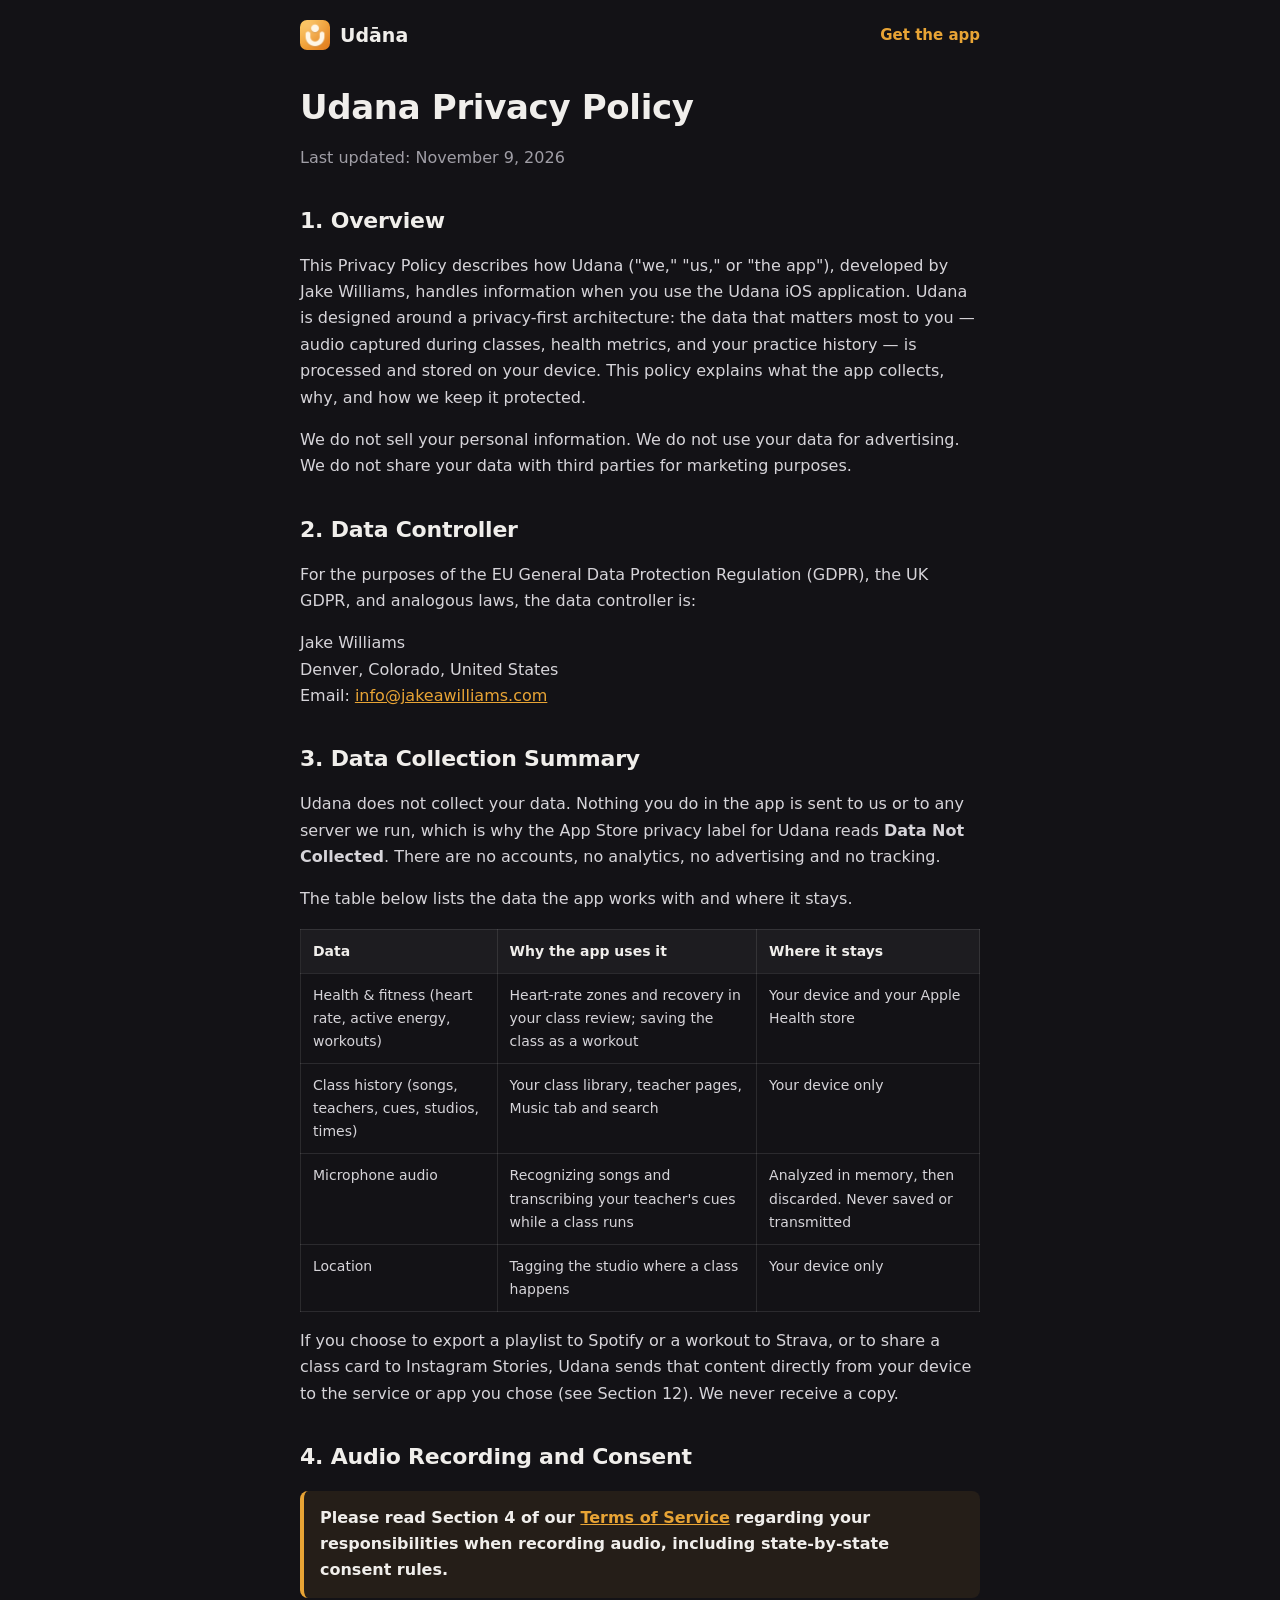
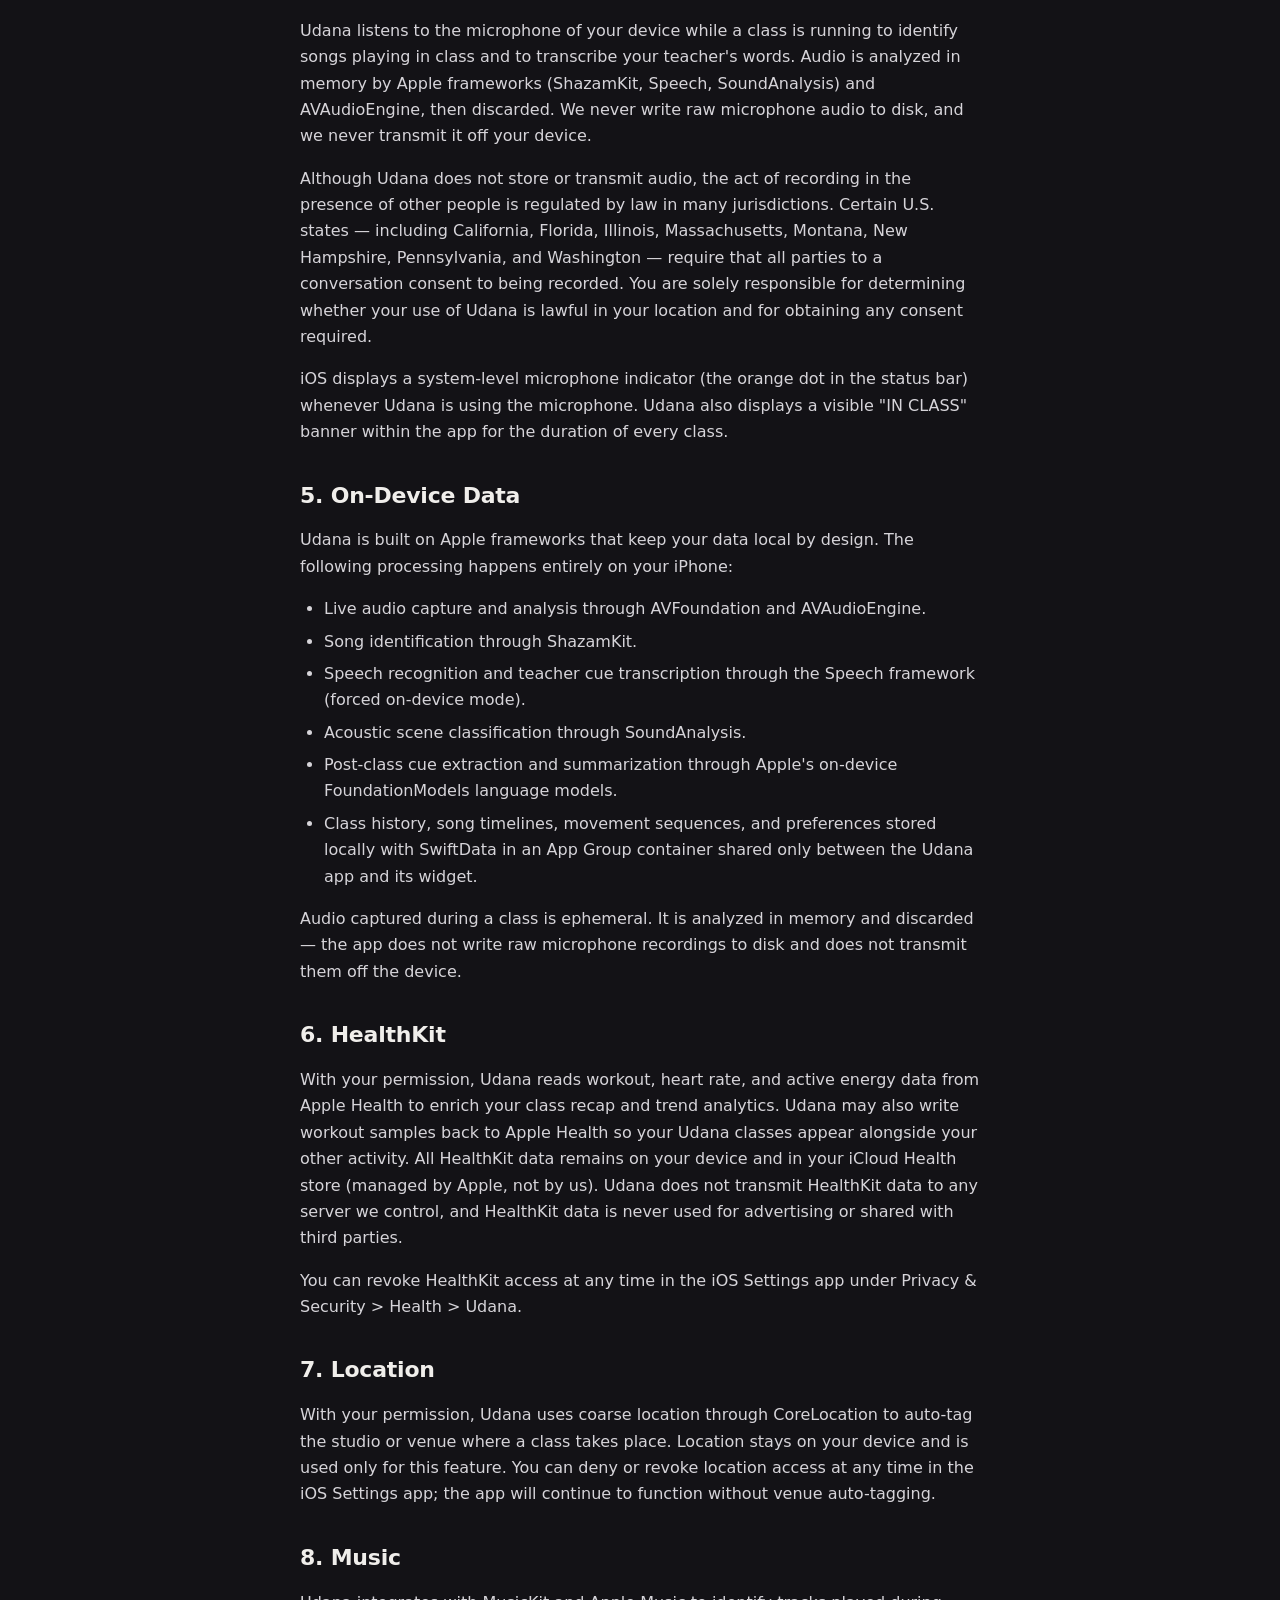
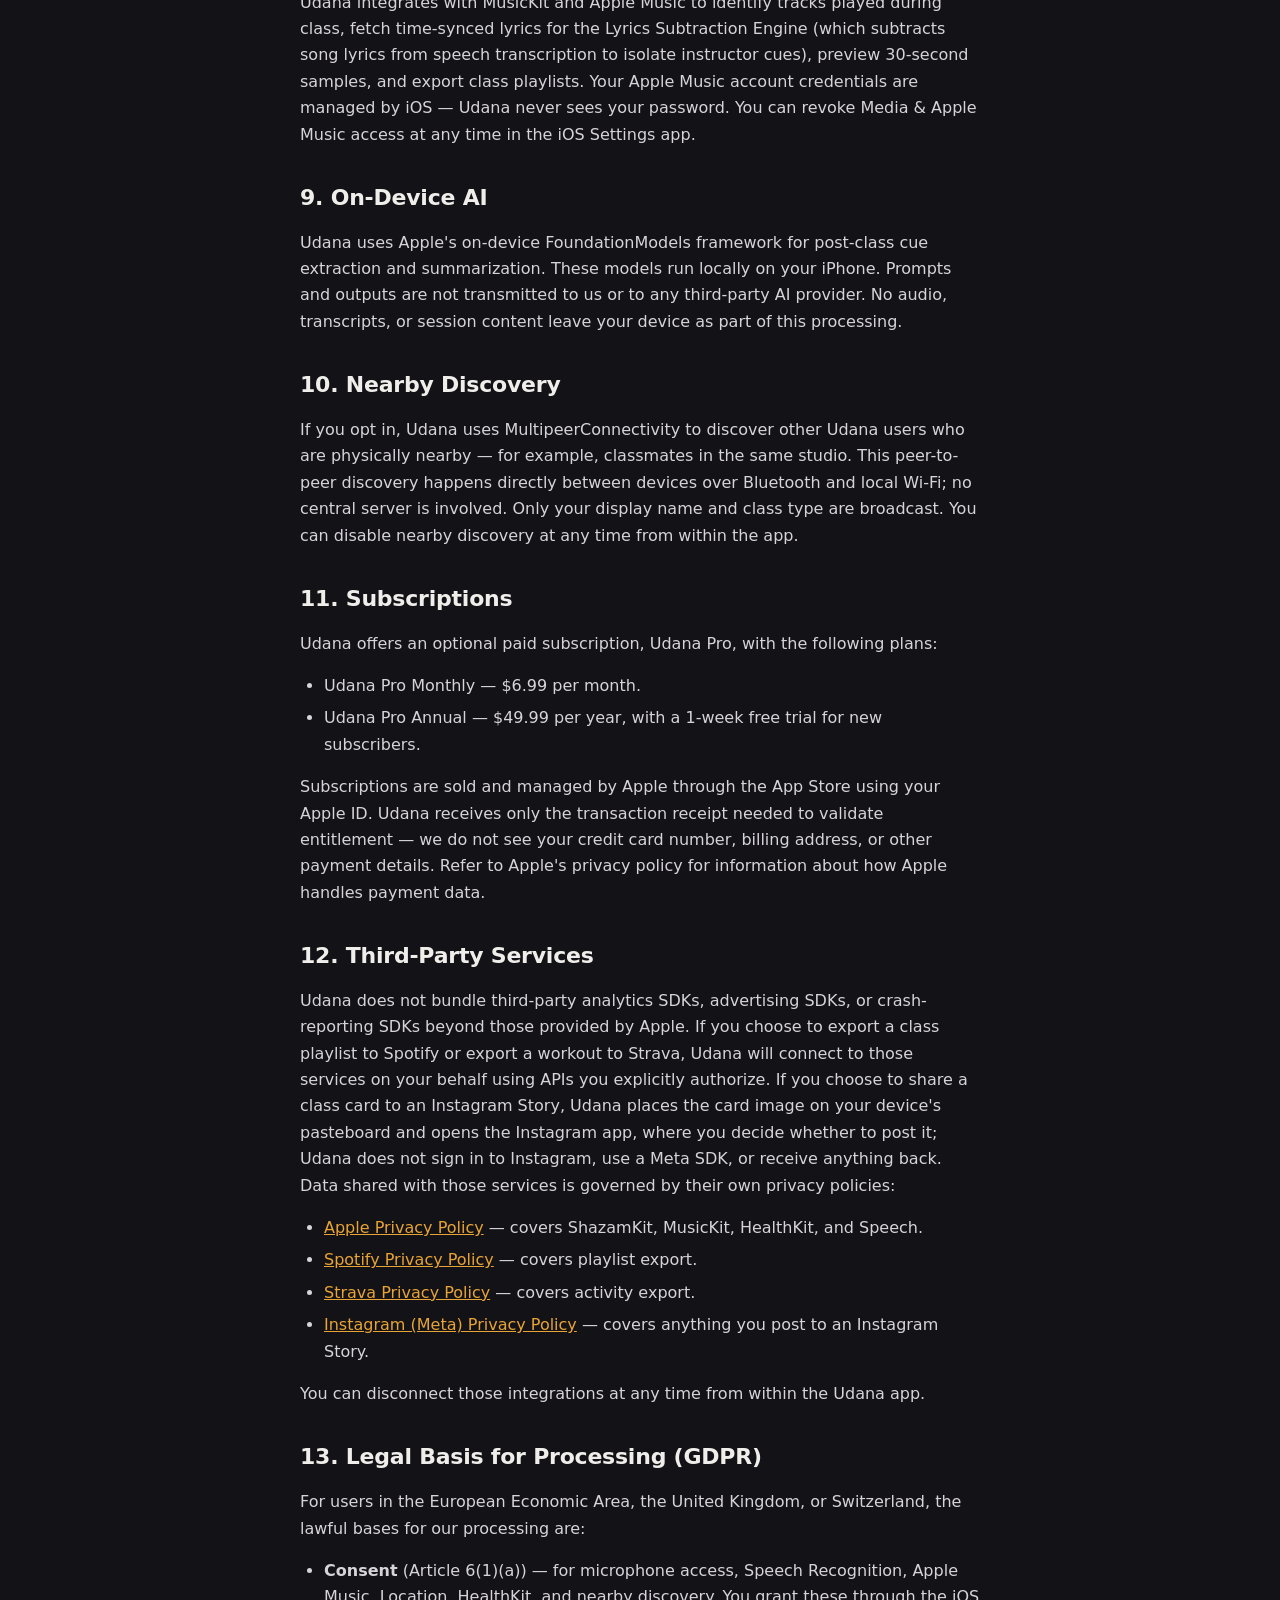
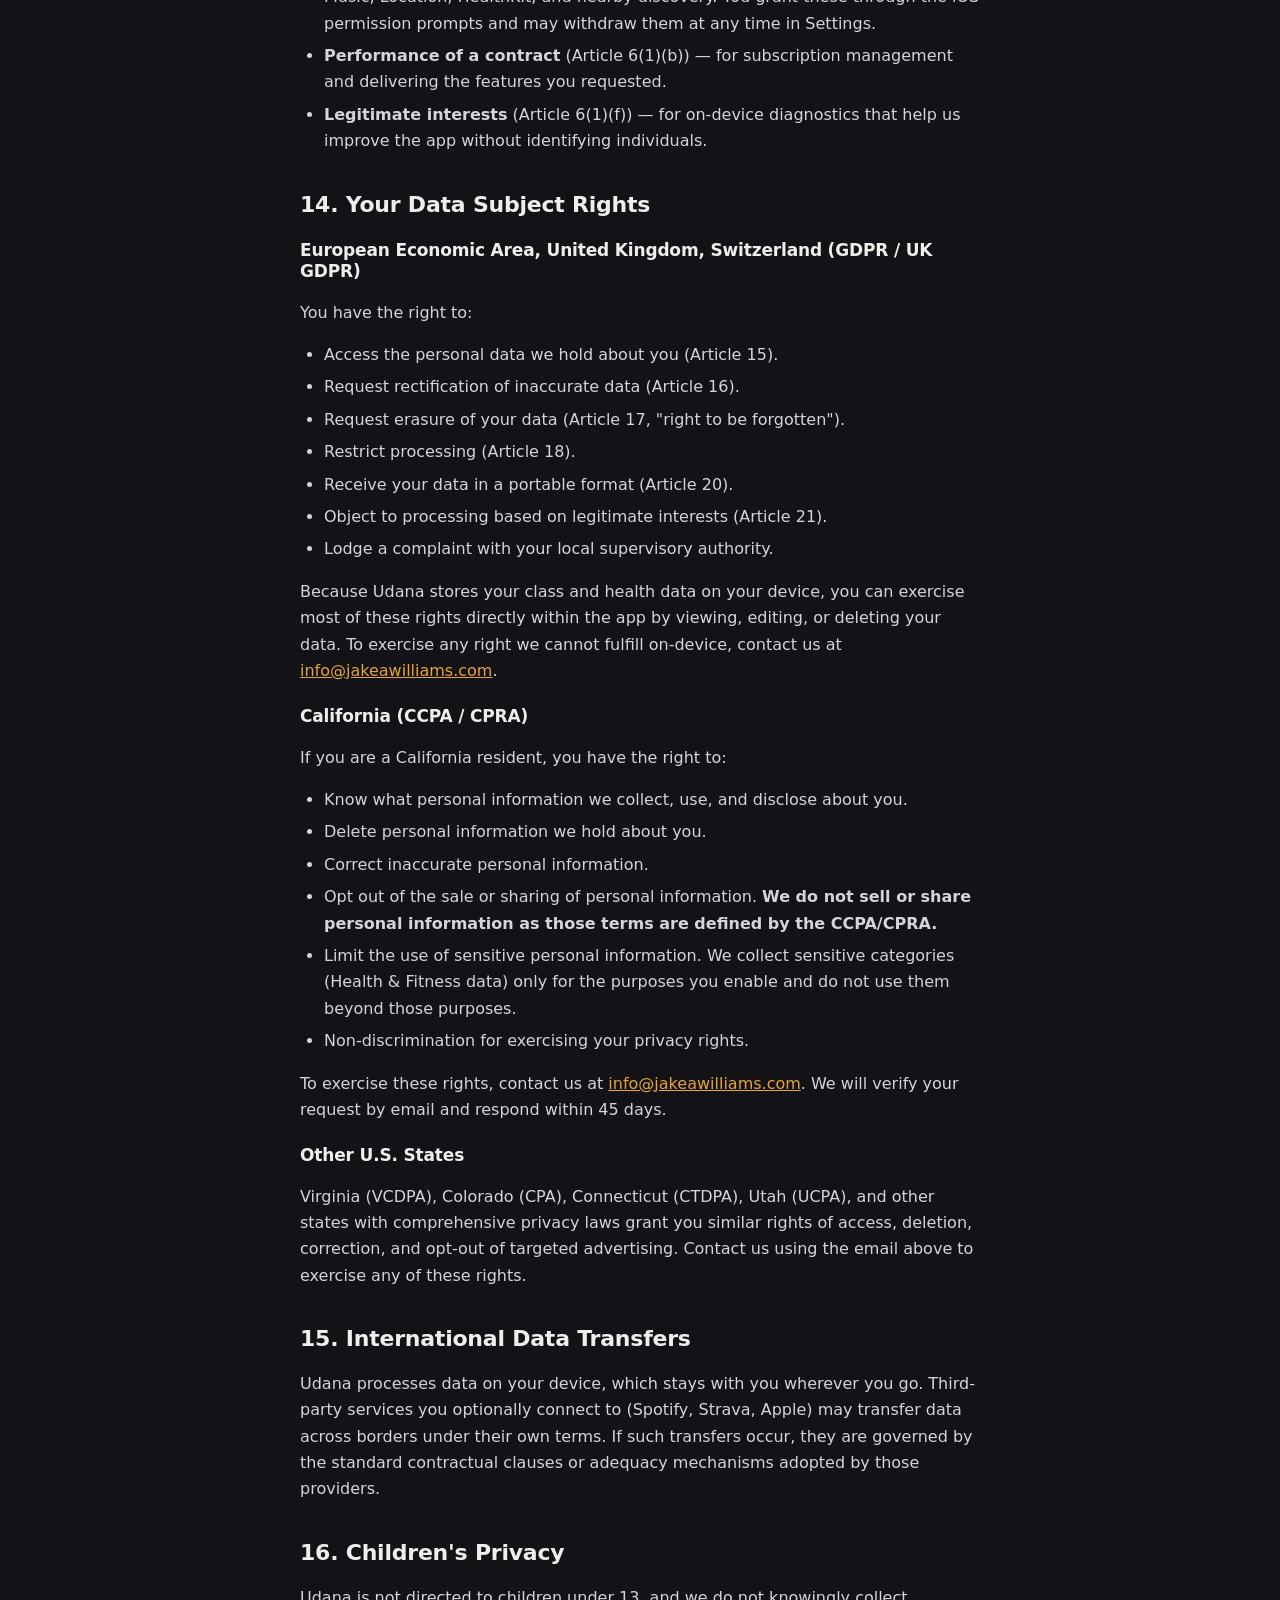
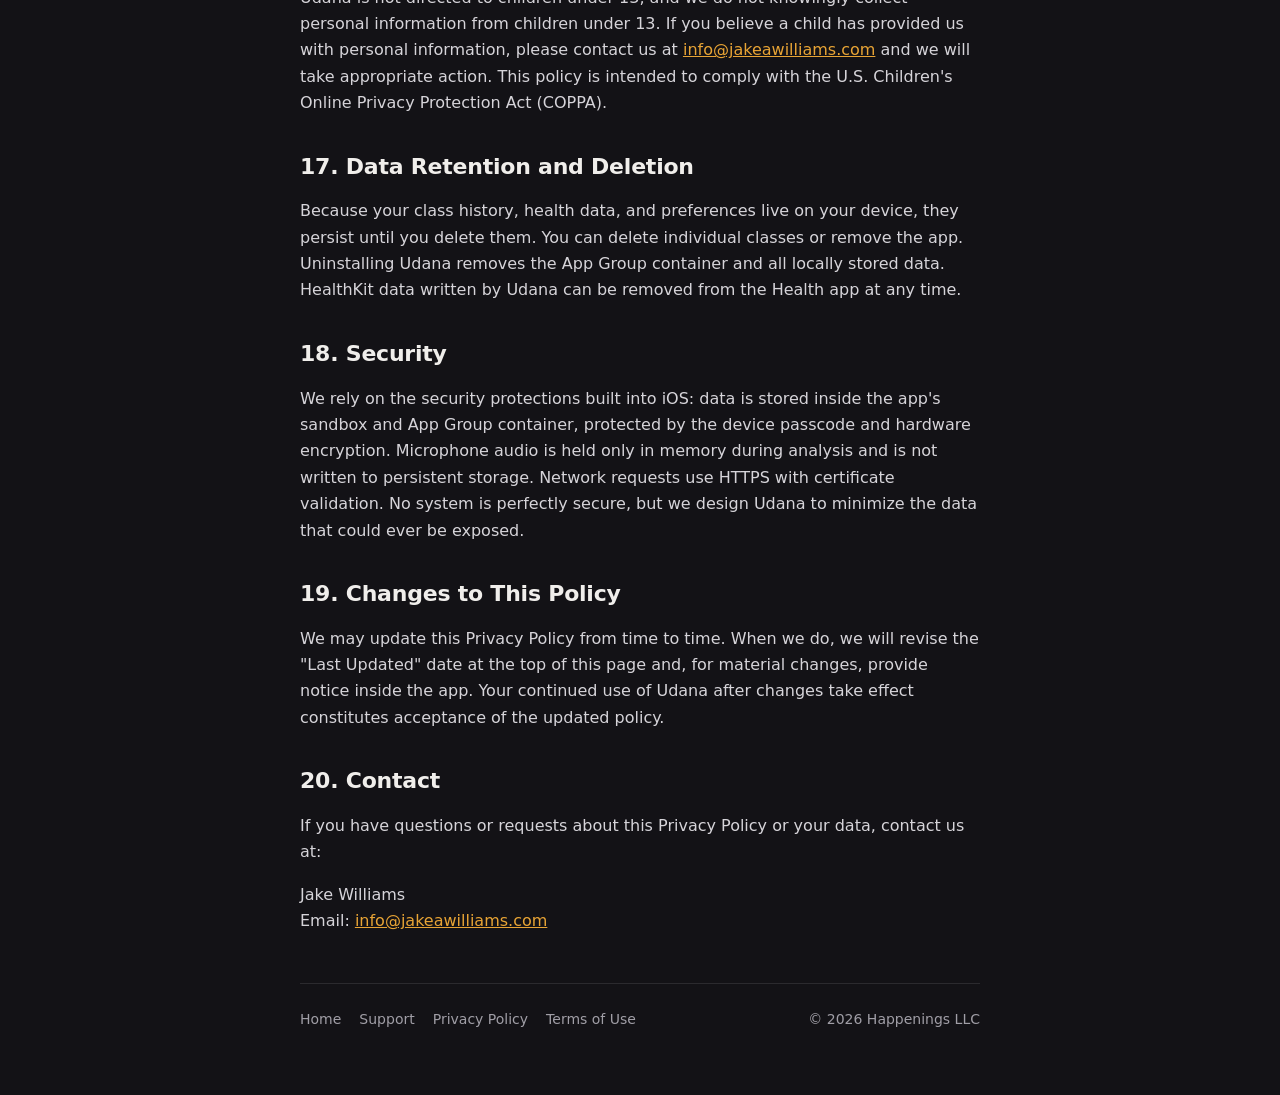
<file: privacy-policy.html>
<!DOCTYPE html>
<html lang="en">
<head>
    <meta charset="UTF-8">
    <meta name="viewport" content="width=device-width, initial-scale=1.0">
    <title>Udāna Privacy Policy</title>
    <meta name="description" content="How Udāna handles your information: class sound is understood on your iPhone and never saved, no account, no ads, and your library stays on your device.">
    <meta name="theme-color" content="#131216">
    <meta name="color-scheme" content="dark">
    <meta name="apple-itunes-app" content="app-id=6762299975">
    <link rel="icon" type="image/png" href="assets/favicon.png">
    <link rel="apple-touch-icon" href="assets/apple-touch-icon.png">
    <link rel="stylesheet" href="assets/site.css">
</head>
<body>
<div class="page">
    <nav class="topnav"><a class="brand" href="./"><img src="assets/icon.png" alt="" width="30" height="30">Udāna</a><a class="get" href="https://apps.apple.com/app/id6762299975">Get the app</a></nav>

    <h1>Udana Privacy Policy</h1>
    <p class="date">Last updated: November 9, 2026</p>

    <h2>1. Overview</h2>
    <p>This Privacy Policy describes how Udana ("we," "us," or "the app"), developed by Jake Williams, handles information when you use the Udana iOS application. Udana is designed around a privacy-first architecture: the data that matters most to you — audio captured during classes, health metrics, and your practice history — is processed and stored on your device. This policy explains what the app collects, why, and how we keep it protected.</p>
    <p>We do not sell your personal information. We do not use your data for advertising. We do not share your data with third parties for marketing purposes.</p>

    <h2>2. Data Controller</h2>
    <p>For the purposes of the EU General Data Protection Regulation (GDPR), the UK GDPR, and analogous laws, the data controller is:</p>
    <p>Jake Williams<br>Denver, Colorado, United States<br>Email: <a href="mailto:info@jakeawilliams.com">info@jakeawilliams.com</a></p>

    <h2>3. Data Collection Summary</h2>
    <p>Udana does not collect your data. Nothing you do in the app is sent to us or to any server we run, which is why the App Store privacy label for Udana reads <strong>Data Not Collected</strong>. There are no accounts, no analytics, no advertising and no tracking.</p>
    <p>The table below lists the data the app works with and where it stays.</p>
    <table>
        <tr><th>Data</th><th>Why the app uses it</th><th>Where it stays</th></tr>
        <tr><td>Health &amp; fitness (heart rate, active energy, workouts)</td><td>Heart-rate zones and recovery in your class review; saving the class as a workout</td><td>Your device and your Apple Health store</td></tr>
        <tr><td>Class history (songs, teachers, cues, studios, times)</td><td>Your class library, teacher pages, Music tab and search</td><td>Your device only</td></tr>
        <tr><td>Microphone audio</td><td>Recognizing songs and transcribing your teacher's cues while a class runs</td><td>Analyzed in memory, then discarded. Never saved or transmitted</td></tr>
        <tr><td>Location</td><td>Tagging the studio where a class happens</td><td>Your device only</td></tr>
    </table>
    <p>If you choose to export a playlist to Spotify or a workout to Strava, or to share a class card to Instagram Stories, Udana sends that content directly from your device to the service or app you chose (see Section 12). We never receive a copy.</p>

    <h2>4. Audio Recording and Consent</h2>
    <div class="callout">
        <strong>Please read Section 4 of our <a href="terms-of-service.html">Terms of Service</a> regarding your responsibilities when recording audio, including state-by-state consent rules.</strong>
    </div>
    <p>Udana listens to the microphone of your device while a class is running to identify songs playing in class and to transcribe your teacher's words. Audio is analyzed in memory by Apple frameworks (ShazamKit, Speech, SoundAnalysis) and AVAudioEngine, then discarded. We never write raw microphone audio to disk, and we never transmit it off your device.</p>
    <p>Although Udana does not store or transmit audio, the act of recording in the presence of other people is regulated by law in many jurisdictions. Certain U.S. states — including California, Florida, Illinois, Massachusetts, Montana, New Hampshire, Pennsylvania, and Washington — require that all parties to a conversation consent to being recorded. You are solely responsible for determining whether your use of Udana is lawful in your location and for obtaining any consent required.</p>
    <p>iOS displays a system-level microphone indicator (the orange dot in the status bar) whenever Udana is using the microphone. Udana also displays a visible "IN CLASS" banner within the app for the duration of every class.</p>

    <h2>5. On-Device Data</h2>
    <p>Udana is built on Apple frameworks that keep your data local by design. The following processing happens entirely on your iPhone:</p>
    <ul>
        <li>Live audio capture and analysis through AVFoundation and AVAudioEngine.</li>
        <li>Song identification through ShazamKit.</li>
        <li>Speech recognition and teacher cue transcription through the Speech framework (forced on-device mode).</li>
        <li>Acoustic scene classification through SoundAnalysis.</li>
        <li>Post-class cue extraction and summarization through Apple's on-device FoundationModels language models.</li>
        <li>Class history, song timelines, movement sequences, and preferences stored locally with SwiftData in an App Group container shared only between the Udana app and its widget.</li>
    </ul>
    <p>Audio captured during a class is ephemeral. It is analyzed in memory and discarded — the app does not write raw microphone recordings to disk and does not transmit them off the device.</p>

    <h2>6. HealthKit</h2>
    <p>With your permission, Udana reads workout, heart rate, and active energy data from Apple Health to enrich your class recap and trend analytics. Udana may also write workout samples back to Apple Health so your Udana classes appear alongside your other activity. All HealthKit data remains on your device and in your iCloud Health store (managed by Apple, not by us). Udana does not transmit HealthKit data to any server we control, and HealthKit data is never used for advertising or shared with third parties.</p>
    <p>You can revoke HealthKit access at any time in the iOS Settings app under Privacy &amp; Security &gt; Health &gt; Udana.</p>

    <h2>7. Location</h2>
    <p>With your permission, Udana uses coarse location through CoreLocation to auto-tag the studio or venue where a class takes place. Location stays on your device and is used only for this feature. You can deny or revoke location access at any time in the iOS Settings app; the app will continue to function without venue auto-tagging.</p>

    <h2>8. Music</h2>
    <p>Udana integrates with MusicKit and Apple Music to identify tracks played during class, fetch time-synced lyrics for the Lyrics Subtraction Engine (which subtracts song lyrics from speech transcription to isolate instructor cues), preview 30-second samples, and export class playlists. Your Apple Music account credentials are managed by iOS — Udana never sees your password. You can revoke Media &amp; Apple Music access at any time in the iOS Settings app.</p>

    <h2>9. On-Device AI</h2>
    <p>Udana uses Apple's on-device FoundationModels framework for post-class cue extraction and summarization. These models run locally on your iPhone. Prompts and outputs are not transmitted to us or to any third-party AI provider. No audio, transcripts, or session content leave your device as part of this processing.</p>

    <h2>10. Nearby Discovery</h2>
    <p>If you opt in, Udana uses MultipeerConnectivity to discover other Udana users who are physically nearby — for example, classmates in the same studio. This peer-to-peer discovery happens directly between devices over Bluetooth and local Wi-Fi; no central server is involved. Only your display name and class type are broadcast. You can disable nearby discovery at any time from within the app.</p>

    <h2>11. Subscriptions</h2>
    <p>Udana offers an optional paid subscription, Udana Pro, with the following plans:</p>
    <ul>
        <li>Udana Pro Monthly — $6.99 per month.</li>
        <li>Udana Pro Annual — $49.99 per year, with a 1-week free trial for new subscribers.</li>
    </ul>
    <p>Subscriptions are sold and managed by Apple through the App Store using your Apple ID. Udana receives only the transaction receipt needed to validate entitlement — we do not see your credit card number, billing address, or other payment details. Refer to Apple's privacy policy for information about how Apple handles payment data.</p>

    <h2>12. Third-Party Services</h2>
    <p>Udana does not bundle third-party analytics SDKs, advertising SDKs, or crash-reporting SDKs beyond those provided by Apple. If you choose to export a class playlist to Spotify or export a workout to Strava, Udana will connect to those services on your behalf using APIs you explicitly authorize. If you choose to share a class card to an Instagram Story, Udana places the card image on your device's pasteboard and opens the Instagram app, where you decide whether to post it; Udana does not sign in to Instagram, use a Meta SDK, or receive anything back. Data shared with those services is governed by their own privacy policies:</p>
    <ul>
        <li><a href="https://www.apple.com/legal/privacy/">Apple Privacy Policy</a> — covers ShazamKit, MusicKit, HealthKit, and Speech.</li>
        <li><a href="https://www.spotify.com/us/legal/privacy-policy/">Spotify Privacy Policy</a> — covers playlist export.</li>
        <li><a href="https://www.strava.com/legal/privacy">Strava Privacy Policy</a> — covers activity export.</li>
        <li><a href="https://privacycenter.instagram.com/policy">Instagram (Meta) Privacy Policy</a> — covers anything you post to an Instagram Story.</li>
    </ul>
    <p>You can disconnect those integrations at any time from within the Udana app.</p>

    <h2>13. Legal Basis for Processing (GDPR)</h2>
    <p>For users in the European Economic Area, the United Kingdom, or Switzerland, the lawful bases for our processing are:</p>
    <ul>
        <li><strong>Consent</strong> (Article 6(1)(a)) — for microphone access, Speech Recognition, Apple Music, Location, HealthKit, and nearby discovery. You grant these through the iOS permission prompts and may withdraw them at any time in Settings.</li>
        <li><strong>Performance of a contract</strong> (Article 6(1)(b)) — for subscription management and delivering the features you requested.</li>
        <li><strong>Legitimate interests</strong> (Article 6(1)(f)) — for on-device diagnostics that help us improve the app without identifying individuals.</li>
    </ul>

    <h2>14. Your Data Subject Rights</h2>
    <h3>European Economic Area, United Kingdom, Switzerland (GDPR / UK GDPR)</h3>
    <p>You have the right to:</p>
    <ul>
        <li>Access the personal data we hold about you (Article 15).</li>
        <li>Request rectification of inaccurate data (Article 16).</li>
        <li>Request erasure of your data (Article 17, "right to be forgotten").</li>
        <li>Restrict processing (Article 18).</li>
        <li>Receive your data in a portable format (Article 20).</li>
        <li>Object to processing based on legitimate interests (Article 21).</li>
        <li>Lodge a complaint with your local supervisory authority.</li>
    </ul>
    <p>Because Udana stores your class and health data on your device, you can exercise most of these rights directly within the app by viewing, editing, or deleting your data. To exercise any right we cannot fulfill on-device, contact us at <a href="mailto:info@jakeawilliams.com">info@jakeawilliams.com</a>.</p>

    <h3>California (CCPA / CPRA)</h3>
    <p>If you are a California resident, you have the right to:</p>
    <ul>
        <li>Know what personal information we collect, use, and disclose about you.</li>
        <li>Delete personal information we hold about you.</li>
        <li>Correct inaccurate personal information.</li>
        <li>Opt out of the sale or sharing of personal information. <strong>We do not sell or share personal information as those terms are defined by the CCPA/CPRA.</strong></li>
        <li>Limit the use of sensitive personal information. We collect sensitive categories (Health &amp; Fitness data) only for the purposes you enable and do not use them beyond those purposes.</li>
        <li>Non-discrimination for exercising your privacy rights.</li>
    </ul>
    <p>To exercise these rights, contact us at <a href="mailto:info@jakeawilliams.com">info@jakeawilliams.com</a>. We will verify your request by email and respond within 45 days.</p>

    <h3>Other U.S. States</h3>
    <p>Virginia (VCDPA), Colorado (CPA), Connecticut (CTDPA), Utah (UCPA), and other states with comprehensive privacy laws grant you similar rights of access, deletion, correction, and opt-out of targeted advertising. Contact us using the email above to exercise any of these rights.</p>

    <h2>15. International Data Transfers</h2>
    <p>Udana processes data on your device, which stays with you wherever you go. Third-party services you optionally connect to (Spotify, Strava, Apple) may transfer data across borders under their own terms. If such transfers occur, they are governed by the standard contractual clauses or adequacy mechanisms adopted by those providers.</p>

    <h2>16. Children's Privacy</h2>
    <p>Udana is not directed to children under 13, and we do not knowingly collect personal information from children under 13. If you believe a child has provided us with personal information, please contact us at <a href="mailto:info@jakeawilliams.com">info@jakeawilliams.com</a> and we will take appropriate action. This policy is intended to comply with the U.S. Children's Online Privacy Protection Act (COPPA).</p>

    <h2>17. Data Retention and Deletion</h2>
    <p>Because your class history, health data, and preferences live on your device, they persist until you delete them. You can delete individual classes or remove the app. Uninstalling Udana removes the App Group container and all locally stored data. HealthKit data written by Udana can be removed from the Health app at any time.</p>

    <h2>18. Security</h2>
    <p>We rely on the security protections built into iOS: data is stored inside the app's sandbox and App Group container, protected by the device passcode and hardware encryption. Microphone audio is held only in memory during analysis and is not written to persistent storage. Network requests use HTTPS with certificate validation. No system is perfectly secure, but we design Udana to minimize the data that could ever be exposed.</p>

    <h2>19. Changes to This Policy</h2>
    <p>We may update this Privacy Policy from time to time. When we do, we will revise the "Last Updated" date at the top of this page and, for material changes, provide notice inside the app. Your continued use of Udana after changes take effect constitutes acceptance of the updated policy.</p>

    <h2>20. Contact</h2>
    <p>If you have questions or requests about this Privacy Policy or your data, contact us at:</p>
    <p>Jake Williams<br>Email: <a href="mailto:info@jakeawilliams.com">info@jakeawilliams.com</a></p>


    <footer class="sitefoot"><div><a href="./">Home</a><a href="support.html">Support</a><a href="privacy-policy.html">Privacy Policy</a><a href="terms-of-service.html">Terms of Use</a></div><div>&copy; 2026 Happenings LLC</div></footer>
</div>
</body>
</html>
</file>
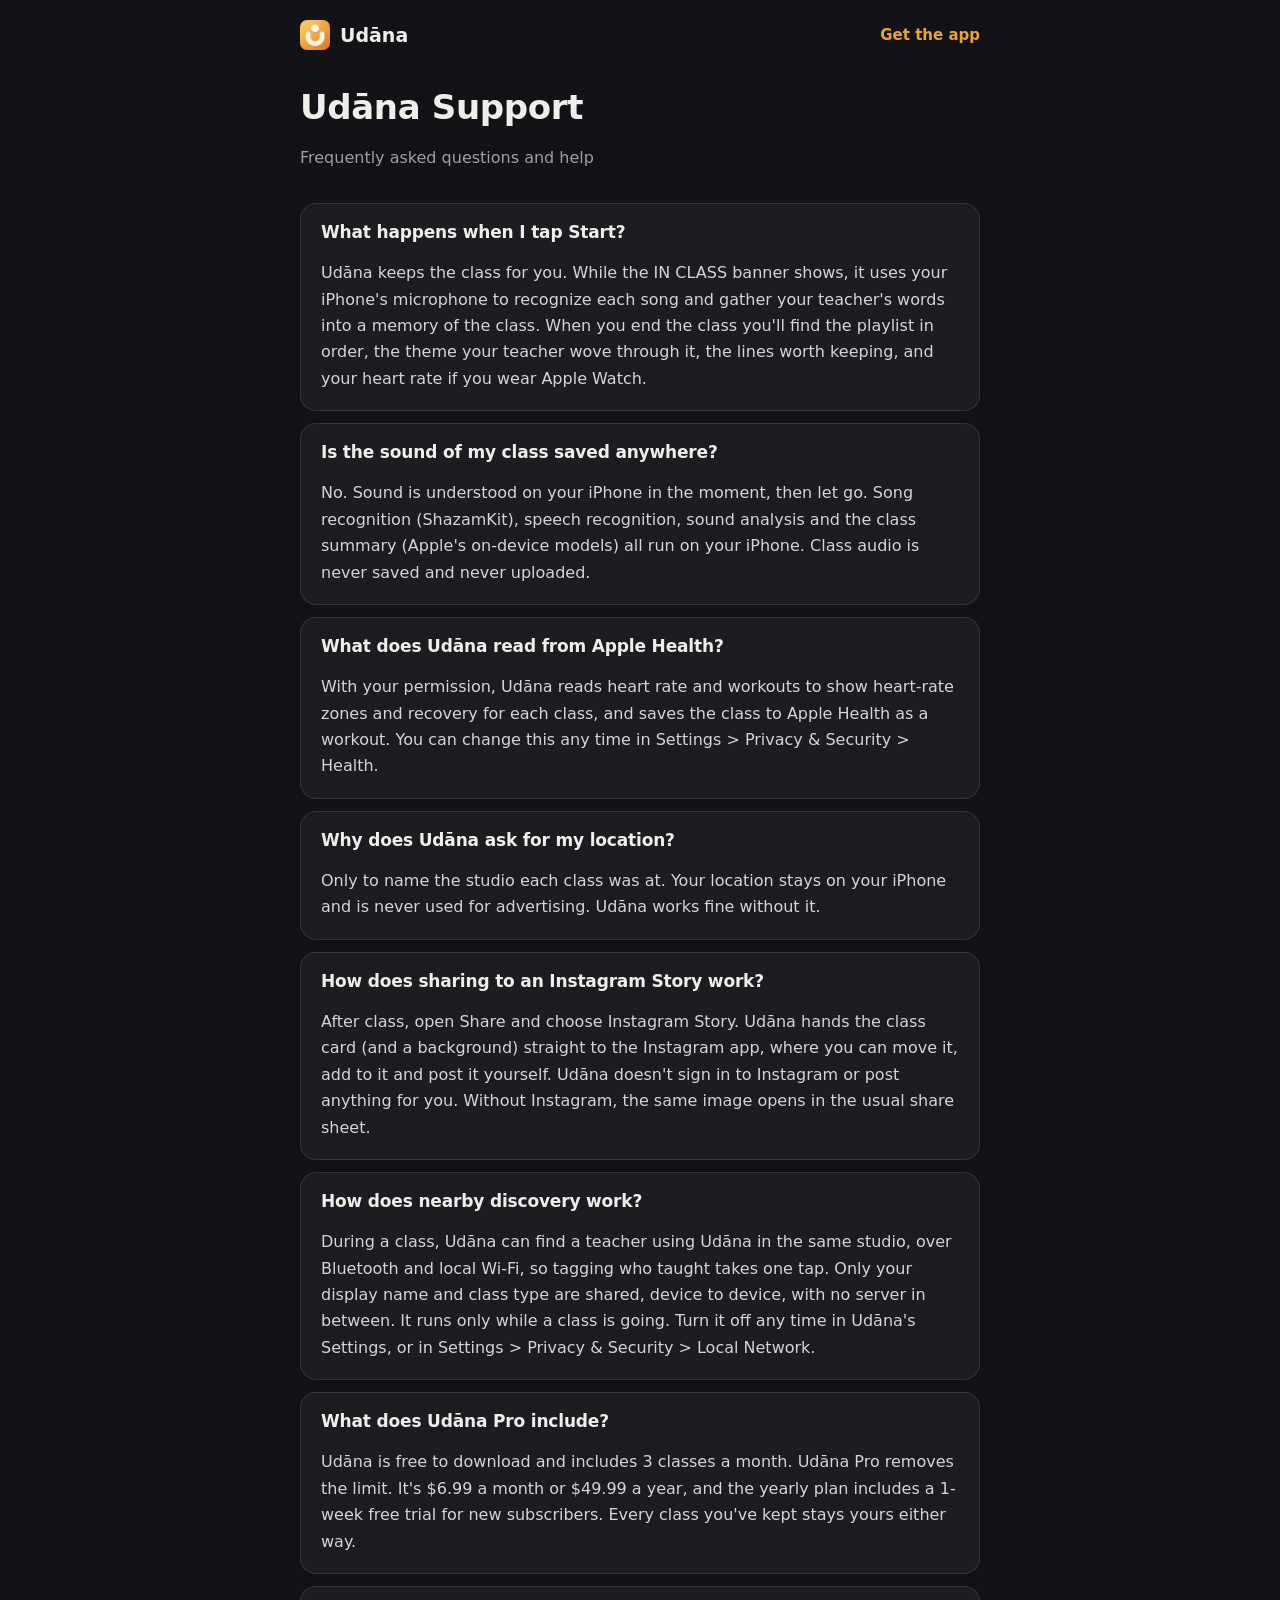
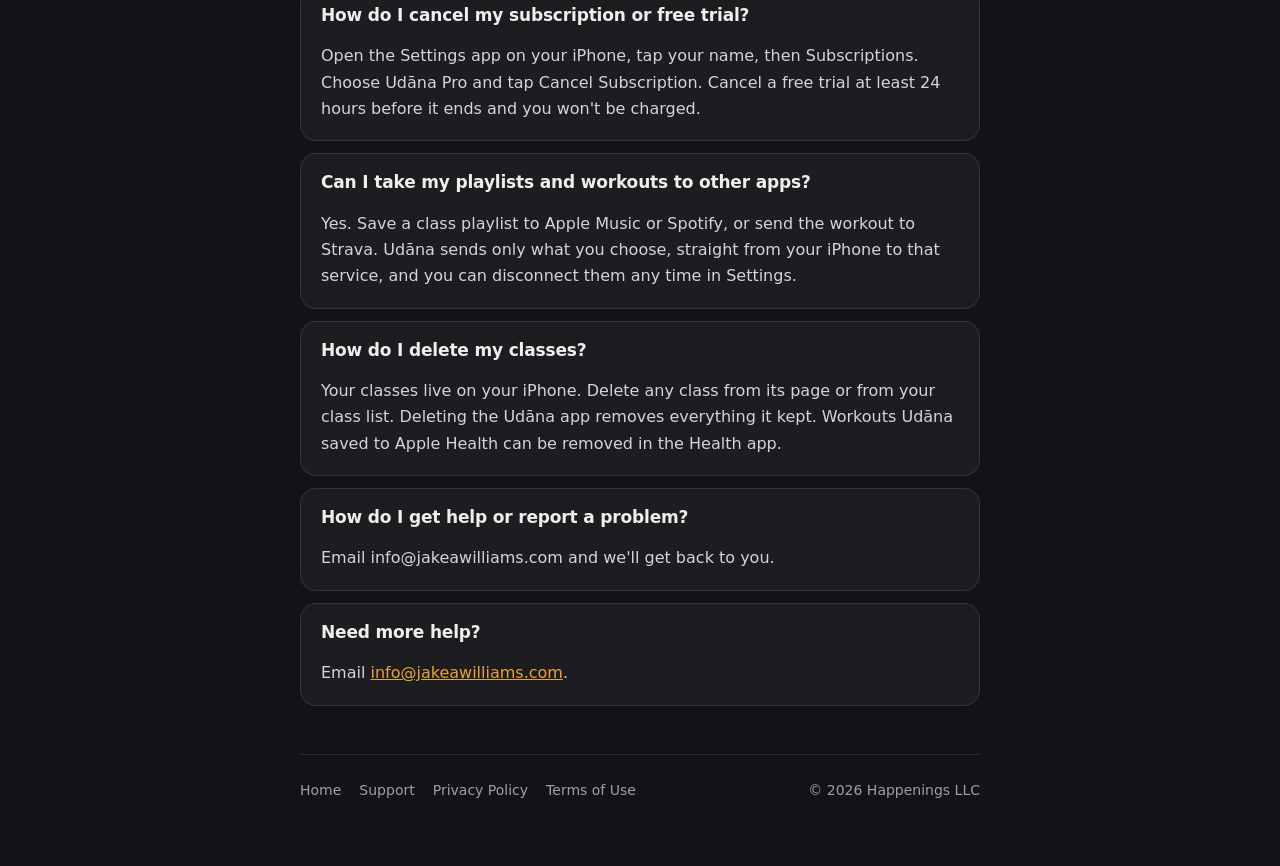
<file: support.html>
<!DOCTYPE html>
<html lang="en">
<head>
    <meta charset="UTF-8">
    <meta name="viewport" content="width=device-width, initial-scale=1.0">
    <title>Udāna Support: help and answers</title>
    <meta name="description" content="Answers about Udāna: how a class is kept, privacy, Apple Health, Instagram Story sharing, Udāna Pro and cancelling, and how to reach us.">
    <meta name="theme-color" content="#131216">
    <meta name="color-scheme" content="dark">
    <meta name="apple-itunes-app" content="app-id=6762299975">
    <link rel="icon" type="image/png" href="assets/favicon.png">
    <link rel="apple-touch-icon" href="assets/apple-touch-icon.png">
    <link rel="stylesheet" href="assets/site.css">
</head>
<body>
<div class="page">
    <nav class="topnav"><a class="brand" href="./"><img src="assets/icon.png" alt="" width="30" height="30">Udāna</a><a class="get" href="https://apps.apple.com/app/id6762299975">Get the app</a></nav>

    <h1>Udāna Support</h1>
    <p class="subtitle">Frequently asked questions and help</p>

    <div class="faq"><h3>What happens when I tap Start?</h3><p>Udāna keeps the class for you. While the IN CLASS banner shows, it uses your iPhone's microphone to recognize each song and gather your teacher's words into a memory of the class. When you end the class you'll find the playlist in order, the theme your teacher wove through it, the lines worth keeping, and your heart rate if you wear Apple Watch.</p></div><div class="faq"><h3>Is the sound of my class saved anywhere?</h3><p>No. Sound is understood on your iPhone in the moment, then let go. Song recognition (ShazamKit), speech recognition, sound analysis and the class summary (Apple's on-device models) all run on your iPhone. Class audio is never saved and never uploaded.</p></div><div class="faq"><h3>What does Udāna read from Apple Health?</h3><p>With your permission, Udāna reads heart rate and workouts to show heart-rate zones and recovery for each class, and saves the class to Apple Health as a workout. You can change this any time in Settings &gt; Privacy &amp; Security &gt; Health.</p></div><div class="faq"><h3>Why does Udāna ask for my location?</h3><p>Only to name the studio each class was at. Your location stays on your iPhone and is never used for advertising. Udāna works fine without it.</p></div><div class="faq"><h3>How does sharing to an Instagram Story work?</h3><p>After class, open Share and choose Instagram Story. Udāna hands the class card (and a background) straight to the Instagram app, where you can move it, add to it and post it yourself. Udāna doesn't sign in to Instagram or post anything for you. Without Instagram, the same image opens in the usual share sheet.</p></div><div class="faq"><h3>How does nearby discovery work?</h3><p>During a class, Udāna can find a teacher using Udāna in the same studio, over Bluetooth and local Wi-Fi, so tagging who taught takes one tap. Only your display name and class type are shared, device to device, with no server in between. It runs only while a class is going. Turn it off any time in Udāna's Settings, or in Settings &gt; Privacy &amp; Security &gt; Local Network.</p></div><div class="faq"><h3>What does Udāna Pro include?</h3><p>Udāna is free to download and includes 3 classes a month. Udāna Pro removes the limit. It's $6.99 a month or $49.99 a year, and the yearly plan includes a 1-week free trial for new subscribers. Every class you've kept stays yours either way.</p></div><div class="faq"><h3>How do I cancel my subscription or free trial?</h3><p>Open the Settings app on your iPhone, tap your name, then Subscriptions. Choose Udāna Pro and tap Cancel Subscription. Cancel a free trial at least 24 hours before it ends and you won't be charged.</p></div><div class="faq"><h3>Can I take my playlists and workouts to other apps?</h3><p>Yes. Save a class playlist to Apple Music or Spotify, or send the workout to Strava. Udāna sends only what you choose, straight from your iPhone to that service, and you can disconnect them any time in Settings.</p></div><div class="faq"><h3>How do I delete my classes?</h3><p>Your classes live on your iPhone. Delete any class from its page or from your class list. Deleting the Udāna app removes everything it kept. Workouts Udāna saved to Apple Health can be removed in the Health app.</p></div><div class="faq"><h3>How do I get help or report a problem?</h3><p>Email info@jakeawilliams.com and we'll get back to you.</p></div>

    <div class="faq">
        <h3>Need more help?</h3>
        <p>Email <a href="mailto:info@jakeawilliams.com">info@jakeawilliams.com</a>.</p>
    </div>

    <footer class="sitefoot"><div><a href="./">Home</a><a href="support.html">Support</a><a href="privacy-policy.html">Privacy Policy</a><a href="terms-of-service.html">Terms of Use</a></div><div>&copy; 2026 Happenings LLC</div></footer>
</div>
</body>
</html>
</file>
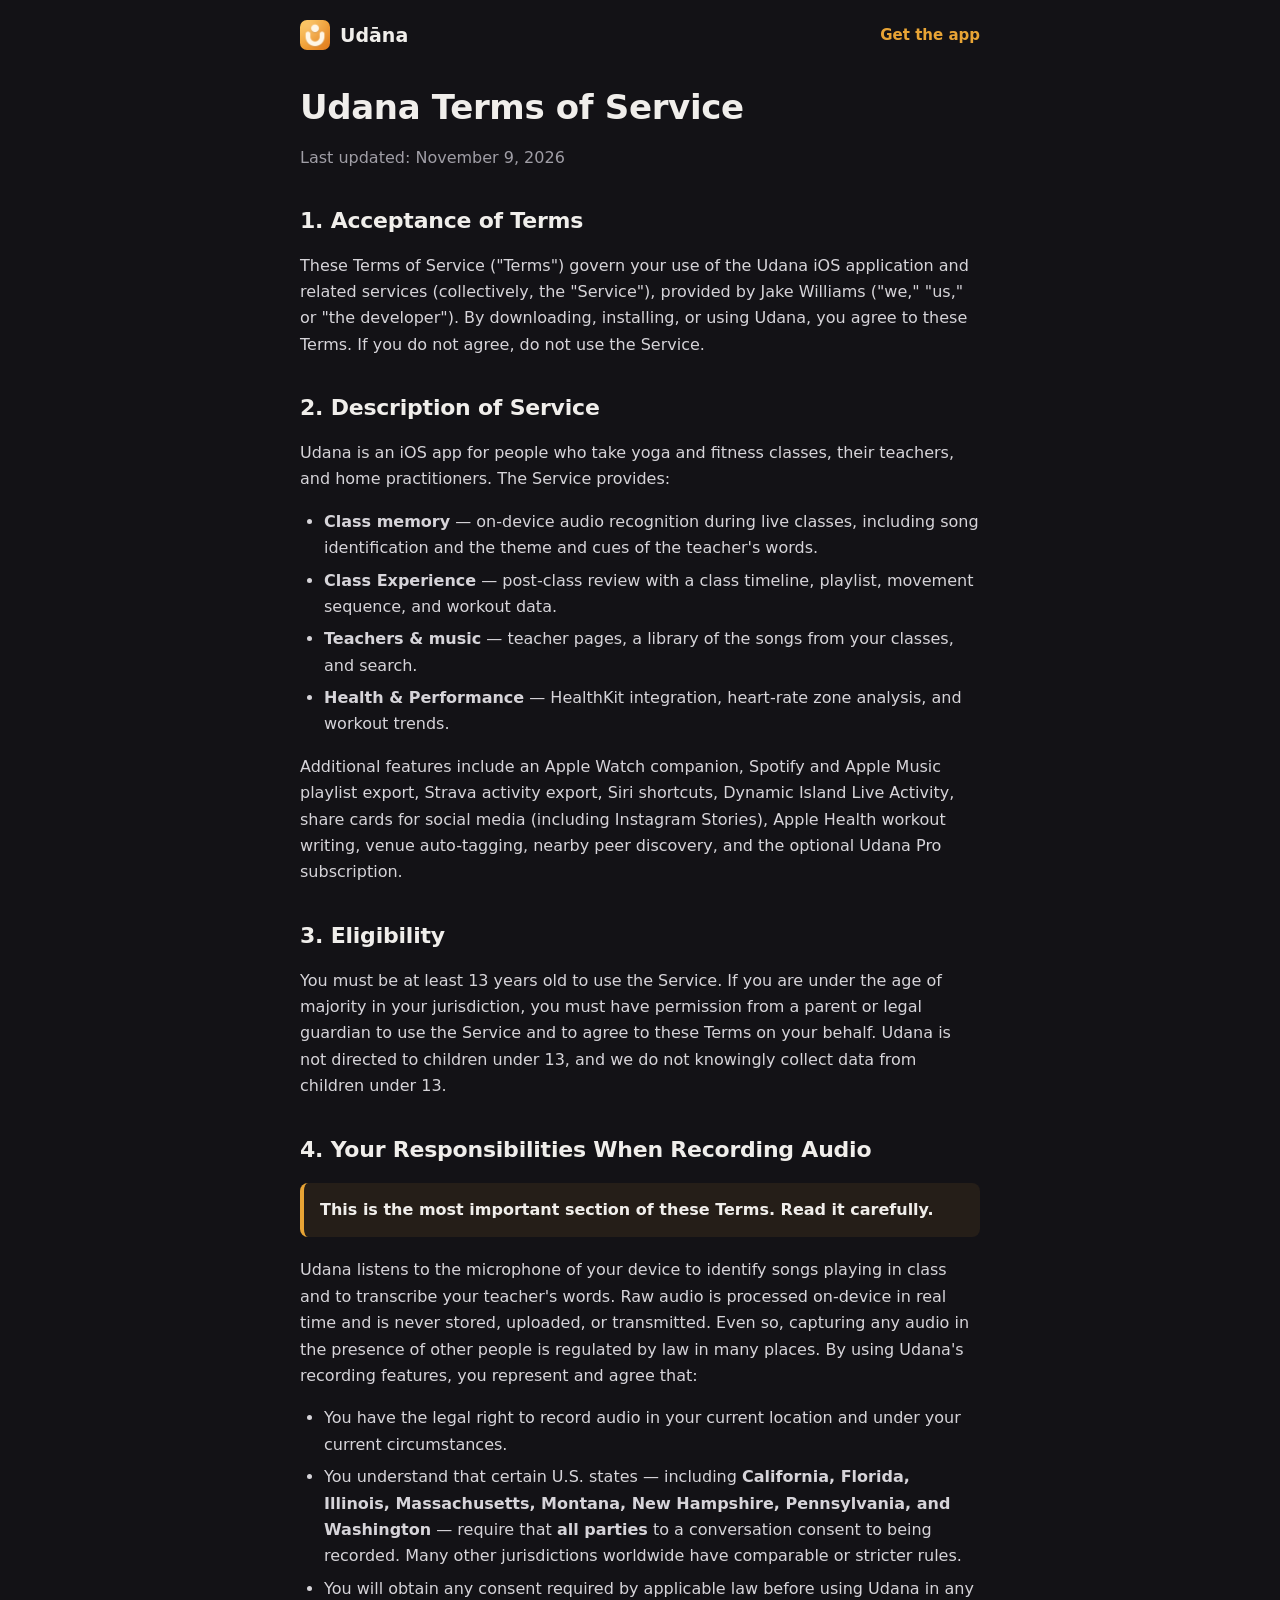
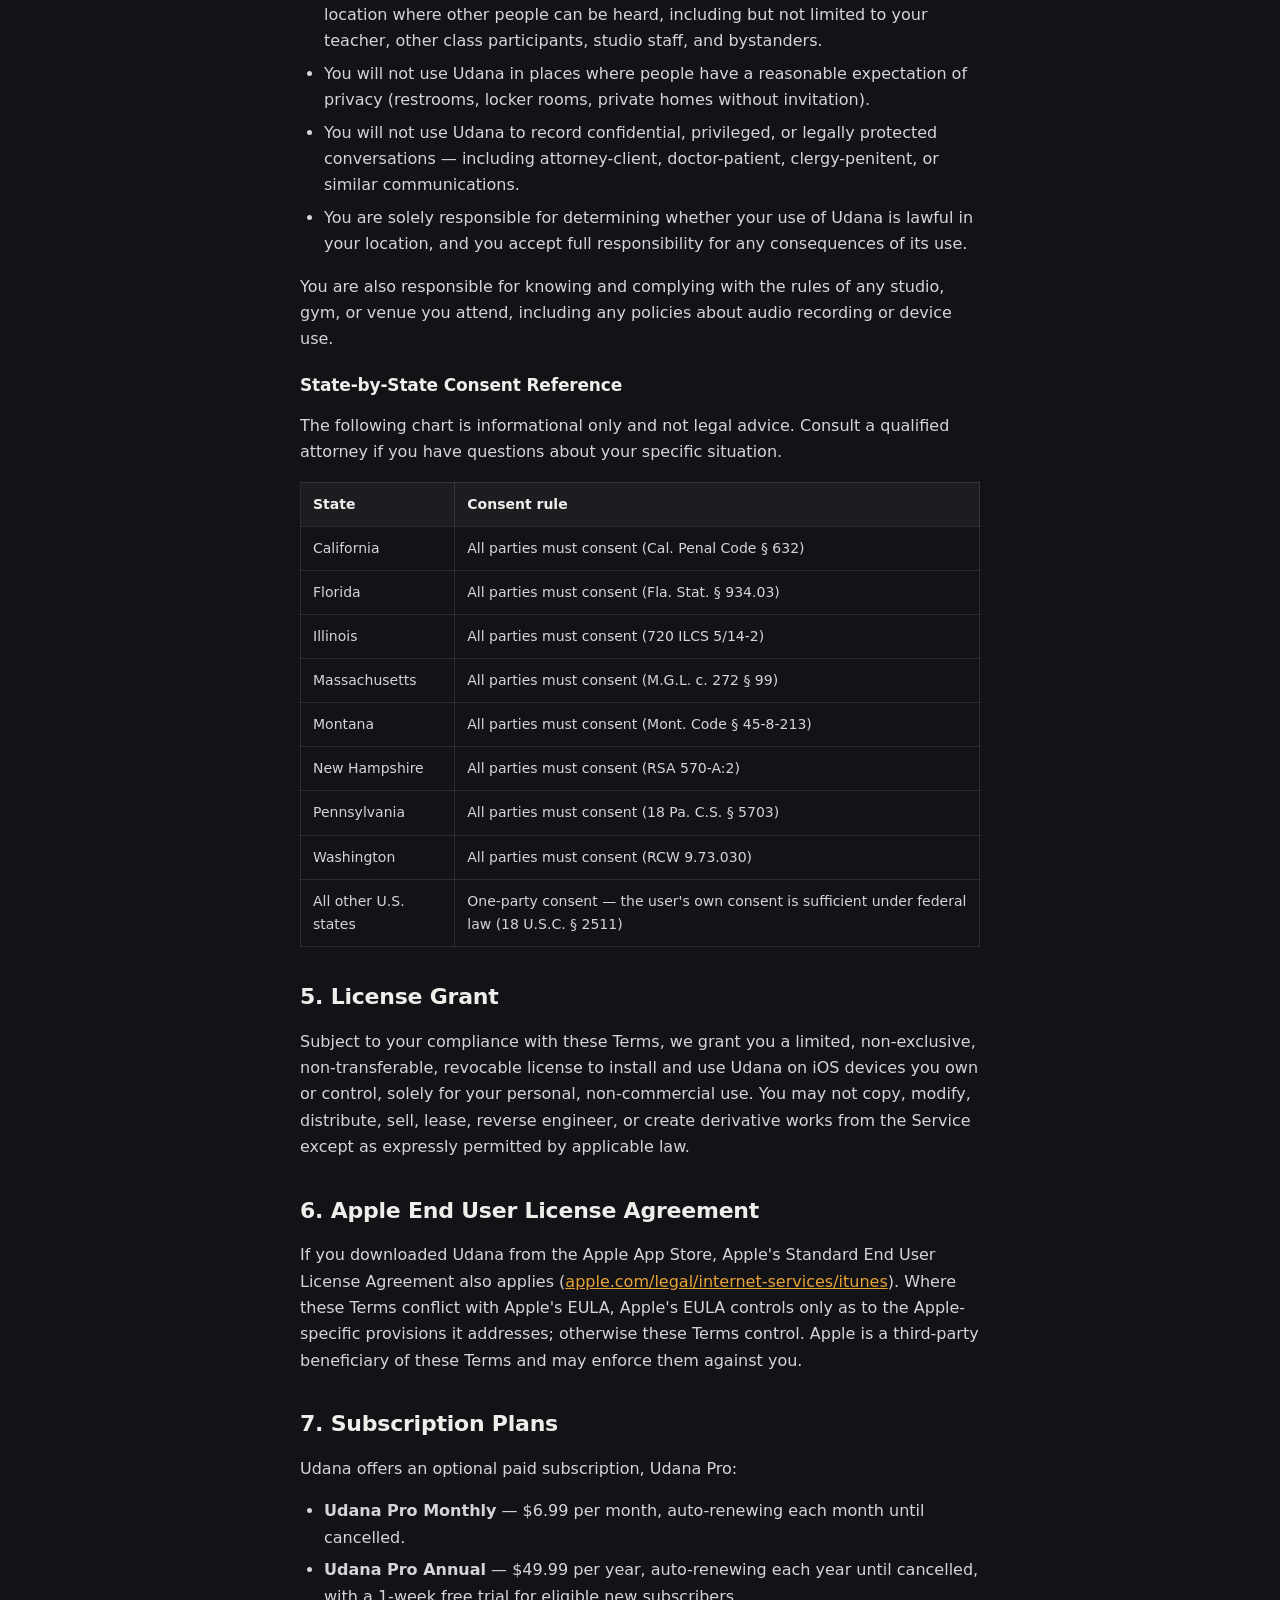
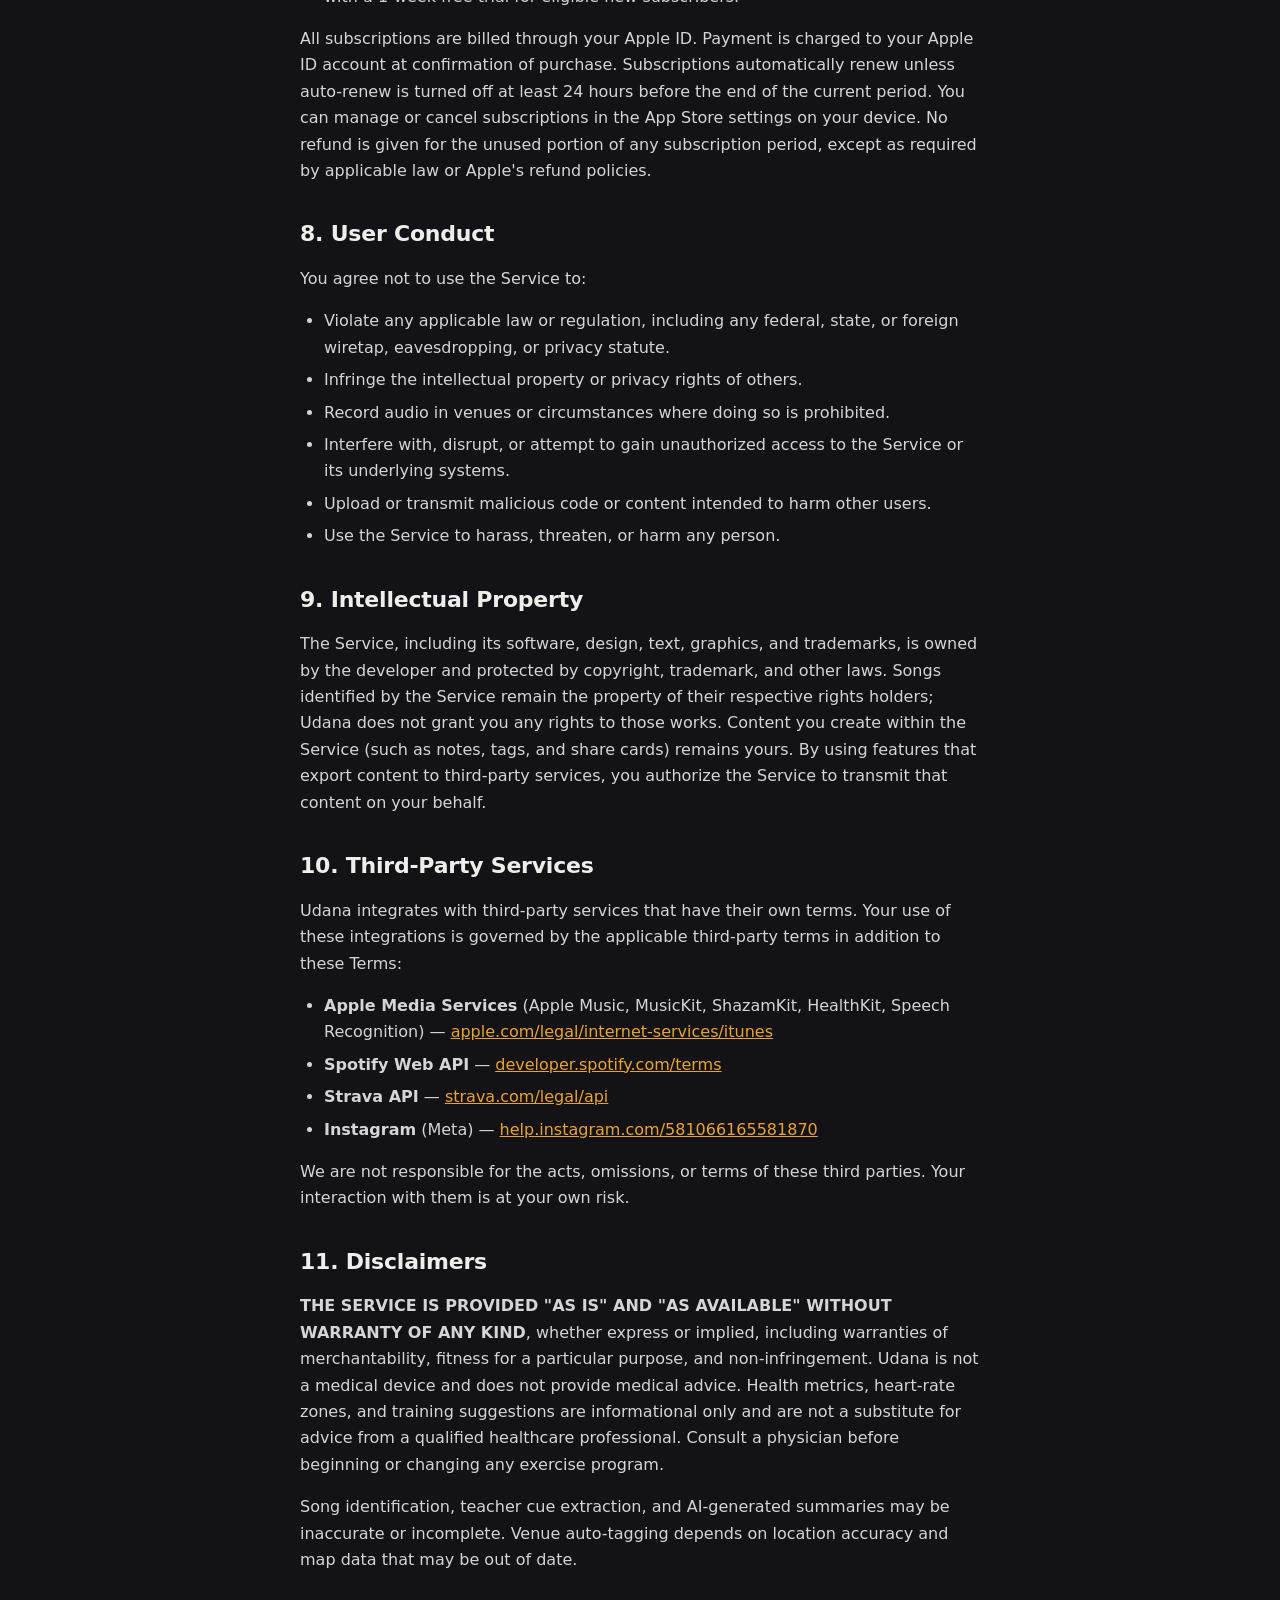
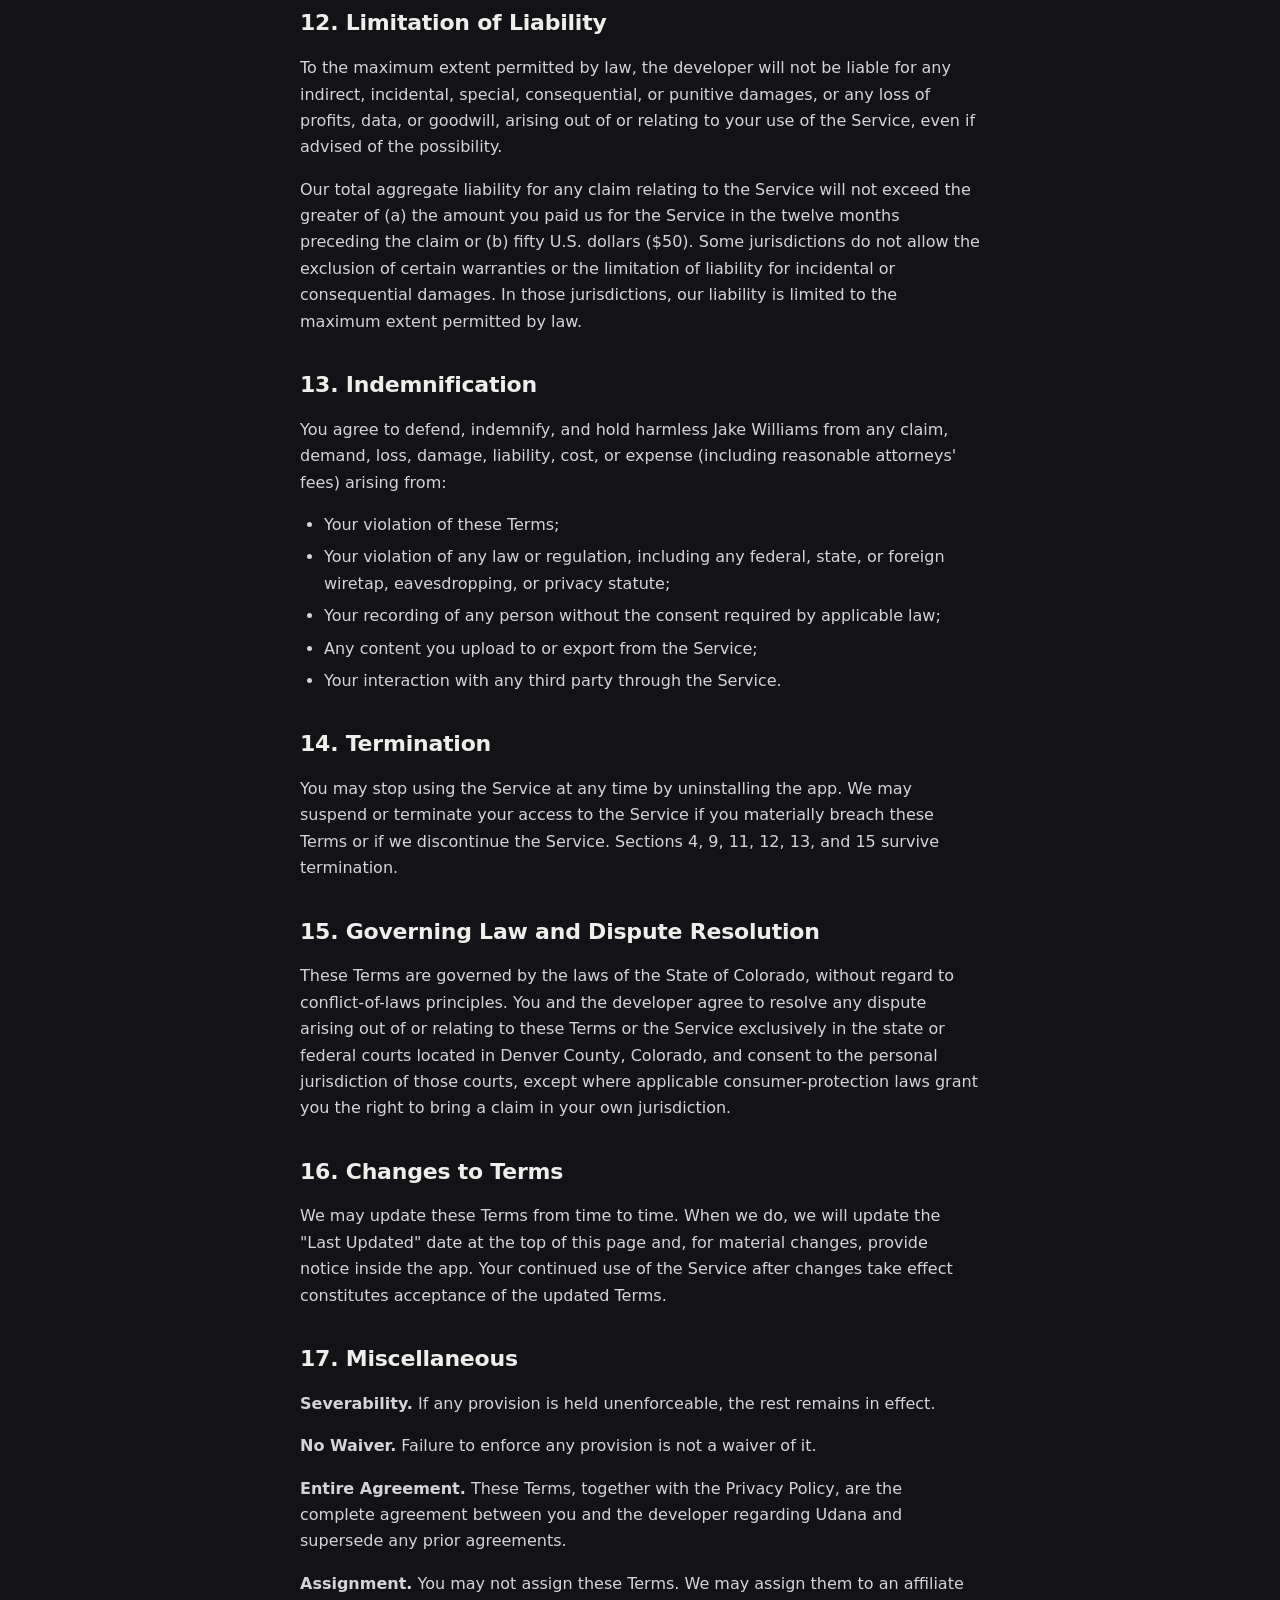
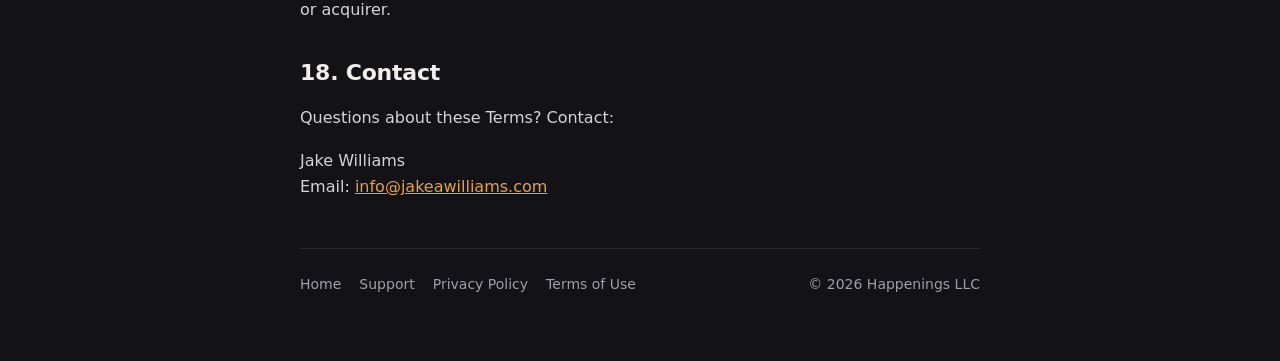
<file: terms-of-service.html>
<!DOCTYPE html>
<html lang="en">
<head>
    <meta charset="UTF-8">
    <meta name="viewport" content="width=device-width, initial-scale=1.0">
    <title>Udāna Terms of Use</title>
    <meta name="description" content="The terms for using Udāna and the Udāna Pro subscription.">
    <meta name="theme-color" content="#131216">
    <meta name="color-scheme" content="dark">
    <meta name="apple-itunes-app" content="app-id=6762299975">
    <link rel="icon" type="image/png" href="assets/favicon.png">
    <link rel="apple-touch-icon" href="assets/apple-touch-icon.png">
    <link rel="stylesheet" href="assets/site.css">
</head>
<body>
<div class="page">
    <nav class="topnav"><a class="brand" href="./"><img src="assets/icon.png" alt="" width="30" height="30">Udāna</a><a class="get" href="https://apps.apple.com/app/id6762299975">Get the app</a></nav>

    <h1>Udana Terms of Service</h1>
    <p class="date">Last updated: November 9, 2026</p>

    <h2>1. Acceptance of Terms</h2>
    <p>These Terms of Service ("Terms") govern your use of the Udana iOS application and related services (collectively, the "Service"), provided by Jake Williams ("we," "us," or "the developer"). By downloading, installing, or using Udana, you agree to these Terms. If you do not agree, do not use the Service.</p>

    <h2>2. Description of Service</h2>
    <p>Udana is an iOS app for people who take yoga and fitness classes, their teachers, and home practitioners. The Service provides:</p>
    <ul>
        <li><strong>Class memory</strong> — on-device audio recognition during live classes, including song identification and the theme and cues of the teacher's words.</li>
        <li><strong>Class Experience</strong> — post-class review with a class timeline, playlist, movement sequence, and workout data.</li>
        <li><strong>Teachers &amp; music</strong> — teacher pages, a library of the songs from your classes, and search.</li>
        <li><strong>Health &amp; Performance</strong> — HealthKit integration, heart-rate zone analysis, and workout trends.</li>
    </ul>
    <p>Additional features include an Apple Watch companion, Spotify and Apple Music playlist export, Strava activity export, Siri shortcuts, Dynamic Island Live Activity, share cards for social media (including Instagram Stories), Apple Health workout writing, venue auto-tagging, nearby peer discovery, and the optional Udana Pro subscription.</p>

    <h2>3. Eligibility</h2>
    <p>You must be at least 13 years old to use the Service. If you are under the age of majority in your jurisdiction, you must have permission from a parent or legal guardian to use the Service and to agree to these Terms on your behalf. Udana is not directed to children under 13, and we do not knowingly collect data from children under 13.</p>

    <h2>4. Your Responsibilities When Recording Audio</h2>
    <div class="callout">
        <strong>This is the most important section of these Terms. Read it carefully.</strong>
    </div>
    <p>Udana listens to the microphone of your device to identify songs playing in class and to transcribe your teacher's words. Raw audio is processed on-device in real time and is never stored, uploaded, or transmitted. Even so, capturing any audio in the presence of other people is regulated by law in many places. By using Udana's recording features, you represent and agree that:</p>
    <ul>
        <li>You have the legal right to record audio in your current location and under your current circumstances.</li>
        <li>You understand that certain U.S. states — including <strong>California, Florida, Illinois, Massachusetts, Montana, New Hampshire, Pennsylvania, and Washington</strong> — require that <strong>all parties</strong> to a conversation consent to being recorded. Many other jurisdictions worldwide have comparable or stricter rules.</li>
        <li>You will obtain any consent required by applicable law before using Udana in any location where other people can be heard, including but not limited to your teacher, other class participants, studio staff, and bystanders.</li>
        <li>You will not use Udana in places where people have a reasonable expectation of privacy (restrooms, locker rooms, private homes without invitation).</li>
        <li>You will not use Udana to record confidential, privileged, or legally protected conversations — including attorney-client, doctor-patient, clergy-penitent, or similar communications.</li>
        <li>You are solely responsible for determining whether your use of Udana is lawful in your location, and you accept full responsibility for any consequences of its use.</li>
    </ul>
    <p>You are also responsible for knowing and complying with the rules of any studio, gym, or venue you attend, including any policies about audio recording or device use.</p>

    <h3>State-by-State Consent Reference</h3>
    <p>The following chart is informational only and not legal advice. Consult a qualified attorney if you have questions about your specific situation.</p>
    <table>
        <tr><th>State</th><th>Consent rule</th></tr>
        <tr><td>California</td><td>All parties must consent (Cal. Penal Code § 632)</td></tr>
        <tr><td>Florida</td><td>All parties must consent (Fla. Stat. § 934.03)</td></tr>
        <tr><td>Illinois</td><td>All parties must consent (720 ILCS 5/14-2)</td></tr>
        <tr><td>Massachusetts</td><td>All parties must consent (M.G.L. c. 272 § 99)</td></tr>
        <tr><td>Montana</td><td>All parties must consent (Mont. Code § 45-8-213)</td></tr>
        <tr><td>New Hampshire</td><td>All parties must consent (RSA 570-A:2)</td></tr>
        <tr><td>Pennsylvania</td><td>All parties must consent (18 Pa. C.S. § 5703)</td></tr>
        <tr><td>Washington</td><td>All parties must consent (RCW 9.73.030)</td></tr>
        <tr><td>All other U.S. states</td><td>One-party consent — the user's own consent is sufficient under federal law (18 U.S.C. § 2511)</td></tr>
    </table>

    <h2>5. License Grant</h2>
    <p>Subject to your compliance with these Terms, we grant you a limited, non-exclusive, non-transferable, revocable license to install and use Udana on iOS devices you own or control, solely for your personal, non-commercial use. You may not copy, modify, distribute, sell, lease, reverse engineer, or create derivative works from the Service except as expressly permitted by applicable law.</p>

    <h2>6. Apple End User License Agreement</h2>
    <p>If you downloaded Udana from the Apple App Store, Apple's Standard End User License Agreement also applies (<a href="https://www.apple.com/legal/internet-services/itunes/us/terms.html#APPS">apple.com/legal/internet-services/itunes</a>). Where these Terms conflict with Apple's EULA, Apple's EULA controls only as to the Apple-specific provisions it addresses; otherwise these Terms control. Apple is a third-party beneficiary of these Terms and may enforce them against you.</p>

    <h2>7. Subscription Plans</h2>
    <p>Udana offers an optional paid subscription, Udana Pro:</p>
    <ul>
        <li><strong>Udana Pro Monthly</strong> — $6.99 per month, auto-renewing each month until cancelled.</li>
        <li><strong>Udana Pro Annual</strong> — $49.99 per year, auto-renewing each year until cancelled, with a 1-week free trial for eligible new subscribers.</li>
    </ul>
    <p>All subscriptions are billed through your Apple ID. Payment is charged to your Apple ID account at confirmation of purchase. Subscriptions automatically renew unless auto-renew is turned off at least 24 hours before the end of the current period. You can manage or cancel subscriptions in the App Store settings on your device. No refund is given for the unused portion of any subscription period, except as required by applicable law or Apple's refund policies.</p>

    <h2>8. User Conduct</h2>
    <p>You agree not to use the Service to:</p>
    <ul>
        <li>Violate any applicable law or regulation, including any federal, state, or foreign wiretap, eavesdropping, or privacy statute.</li>
        <li>Infringe the intellectual property or privacy rights of others.</li>
        <li>Record audio in venues or circumstances where doing so is prohibited.</li>
        <li>Interfere with, disrupt, or attempt to gain unauthorized access to the Service or its underlying systems.</li>
        <li>Upload or transmit malicious code or content intended to harm other users.</li>
        <li>Use the Service to harass, threaten, or harm any person.</li>
    </ul>

    <h2>9. Intellectual Property</h2>
    <p>The Service, including its software, design, text, graphics, and trademarks, is owned by the developer and protected by copyright, trademark, and other laws. Songs identified by the Service remain the property of their respective rights holders; Udana does not grant you any rights to those works. Content you create within the Service (such as notes, tags, and share cards) remains yours. By using features that export content to third-party services, you authorize the Service to transmit that content on your behalf.</p>

    <h2>10. Third-Party Services</h2>
    <p>Udana integrates with third-party services that have their own terms. Your use of these integrations is governed by the applicable third-party terms in addition to these Terms:</p>
    <ul>
        <li><strong>Apple Media Services</strong> (Apple Music, MusicKit, ShazamKit, HealthKit, Speech Recognition) — <a href="https://www.apple.com/legal/internet-services/itunes/">apple.com/legal/internet-services/itunes</a></li>
        <li><strong>Spotify Web API</strong> — <a href="https://developer.spotify.com/terms">developer.spotify.com/terms</a></li>
        <li><strong>Strava API</strong> — <a href="https://www.strava.com/legal/api">strava.com/legal/api</a></li>
        <li><strong>Instagram</strong> (Meta) — <a href="https://help.instagram.com/581066165581870">help.instagram.com/581066165581870</a></li>
    </ul>
    <p>We are not responsible for the acts, omissions, or terms of these third parties. Your interaction with them is at your own risk.</p>

    <h2>11. Disclaimers</h2>
    <p><strong>THE SERVICE IS PROVIDED "AS IS" AND "AS AVAILABLE" WITHOUT WARRANTY OF ANY KIND</strong>, whether express or implied, including warranties of merchantability, fitness for a particular purpose, and non-infringement. Udana is not a medical device and does not provide medical advice. Health metrics, heart-rate zones, and training suggestions are informational only and are not a substitute for advice from a qualified healthcare professional. Consult a physician before beginning or changing any exercise program.</p>
    <p>Song identification, teacher cue extraction, and AI-generated summaries may be inaccurate or incomplete. Venue auto-tagging depends on location accuracy and map data that may be out of date.</p>

    <h2>12. Limitation of Liability</h2>
    <p>To the maximum extent permitted by law, the developer will not be liable for any indirect, incidental, special, consequential, or punitive damages, or any loss of profits, data, or goodwill, arising out of or relating to your use of the Service, even if advised of the possibility.</p>
    <p>Our total aggregate liability for any claim relating to the Service will not exceed the greater of (a) the amount you paid us for the Service in the twelve months preceding the claim or (b) fifty U.S. dollars ($50). Some jurisdictions do not allow the exclusion of certain warranties or the limitation of liability for incidental or consequential damages. In those jurisdictions, our liability is limited to the maximum extent permitted by law.</p>

    <h2>13. Indemnification</h2>
    <p>You agree to defend, indemnify, and hold harmless Jake Williams from any claim, demand, loss, damage, liability, cost, or expense (including reasonable attorneys' fees) arising from:</p>
    <ul>
        <li>Your violation of these Terms;</li>
        <li>Your violation of any law or regulation, including any federal, state, or foreign wiretap, eavesdropping, or privacy statute;</li>
        <li>Your recording of any person without the consent required by applicable law;</li>
        <li>Any content you upload to or export from the Service;</li>
        <li>Your interaction with any third party through the Service.</li>
    </ul>

    <h2>14. Termination</h2>
    <p>You may stop using the Service at any time by uninstalling the app. We may suspend or terminate your access to the Service if you materially breach these Terms or if we discontinue the Service. Sections 4, 9, 11, 12, 13, and 15 survive termination.</p>

    <h2>15. Governing Law and Dispute Resolution</h2>
    <p>These Terms are governed by the laws of the State of Colorado, without regard to conflict-of-laws principles. You and the developer agree to resolve any dispute arising out of or relating to these Terms or the Service exclusively in the state or federal courts located in Denver County, Colorado, and consent to the personal jurisdiction of those courts, except where applicable consumer-protection laws grant you the right to bring a claim in your own jurisdiction.</p>

    <h2>16. Changes to Terms</h2>
    <p>We may update these Terms from time to time. When we do, we will update the "Last Updated" date at the top of this page and, for material changes, provide notice inside the app. Your continued use of the Service after changes take effect constitutes acceptance of the updated Terms.</p>

    <h2>17. Miscellaneous</h2>
    <p><strong>Severability.</strong> If any provision is held unenforceable, the rest remains in effect.</p>
    <p><strong>No Waiver.</strong> Failure to enforce any provision is not a waiver of it.</p>
    <p><strong>Entire Agreement.</strong> These Terms, together with the Privacy Policy, are the complete agreement between you and the developer regarding Udana and supersede any prior agreements.</p>
    <p><strong>Assignment.</strong> You may not assign these Terms. We may assign them to an affiliate or acquirer.</p>

    <h2>18. Contact</h2>
    <p>Questions about these Terms? Contact:</p>
    <p>Jake Williams<br>Email: <a href="mailto:info@jakeawilliams.com">info@jakeawilliams.com</a></p>


    <footer class="sitefoot"><div><a href="./">Home</a><a href="support.html">Support</a><a href="privacy-policy.html">Privacy Policy</a><a href="terms-of-service.html">Terms of Use</a></div><div>&copy; 2026 Happenings LLC</div></footer>
</div>
</body>
</html>
</file>
<file: assets/site.css>
:root { --bg:#131216; --surface:rgba(255,255,255,0.045); --border:rgba(255,255,255,0.1); --text:#F0EEEB; --muted:#A09EA6; --accent:#E8A435; }
* { box-sizing: border-box; }
html { -webkit-text-size-adjust: 100%; }
body { font-family: -apple-system, BlinkMacSystemFont, "SF Pro Text", system-ui, sans-serif; background: var(--bg); color: var(--text); line-height: 1.65; margin: 0; }
.page { max-width: 720px; margin: 0 auto; padding: 0 20px 64px; }
.topnav { display: flex; align-items: center; justify-content: space-between; padding: 20px 0 28px; }
.topnav .brand { display: flex; align-items: center; gap: 10px; font: 700 19px ui-rounded, "SF Pro Rounded", system-ui, sans-serif; color: var(--text); text-decoration: none; }
.topnav .brand img { width: 30px; height: 30px; border-radius: 7px; }
.topnav a.get { color: var(--accent); text-decoration: none; font-weight: 600; font-size: 15px; }
h1, h2, h3 { font-family: ui-rounded, "SF Pro Rounded", -apple-system, system-ui, sans-serif; letter-spacing: -0.01em; line-height: 1.25; }
h1 { font-size: 34px; margin: 8px 0 8px; }
h2 { font-size: 22px; margin-top: 36px; }
h3 { font-size: 17px; margin-top: 22px; }
p, li, td { color: #D6D4D9; }
.subtitle, .date { color: var(--muted); margin-bottom: 32px; }
a { color: var(--accent); }
ul { padding-left: 24px; }
li { margin-bottom: 6px; }
.faq { background: var(--surface); border: 1px solid var(--border); border-radius: 16px; padding: 18px 20px; margin-bottom: 12px; }
.faq h3 { margin-top: 0; }
.faq p { margin-bottom: 0; }
.callout { background: rgba(232,164,53,0.08); border-left: 4px solid var(--accent); padding: 14px 16px; border-radius: 8px; margin: 20px 0; }
table { width: 100%; border-collapse: collapse; margin: 16px 0; display: block; overflow-x: auto; }
th, td { border: 1px solid var(--border); padding: 10px 12px; text-align: left; font-size: 14px; vertical-align: top; }
th { background: var(--surface); font-weight: 600; color: var(--text); }
.sitefoot { border-top: 1px solid var(--border); margin-top: 48px; padding-top: 24px; color: var(--muted); font-size: 14px; display: flex; flex-wrap: wrap; gap: 18px; justify-content: space-between; }
.sitefoot a { color: var(--muted); text-decoration: none; margin-right: 18px; }
.sitefoot a:hover { color: var(--text); }
</file>
